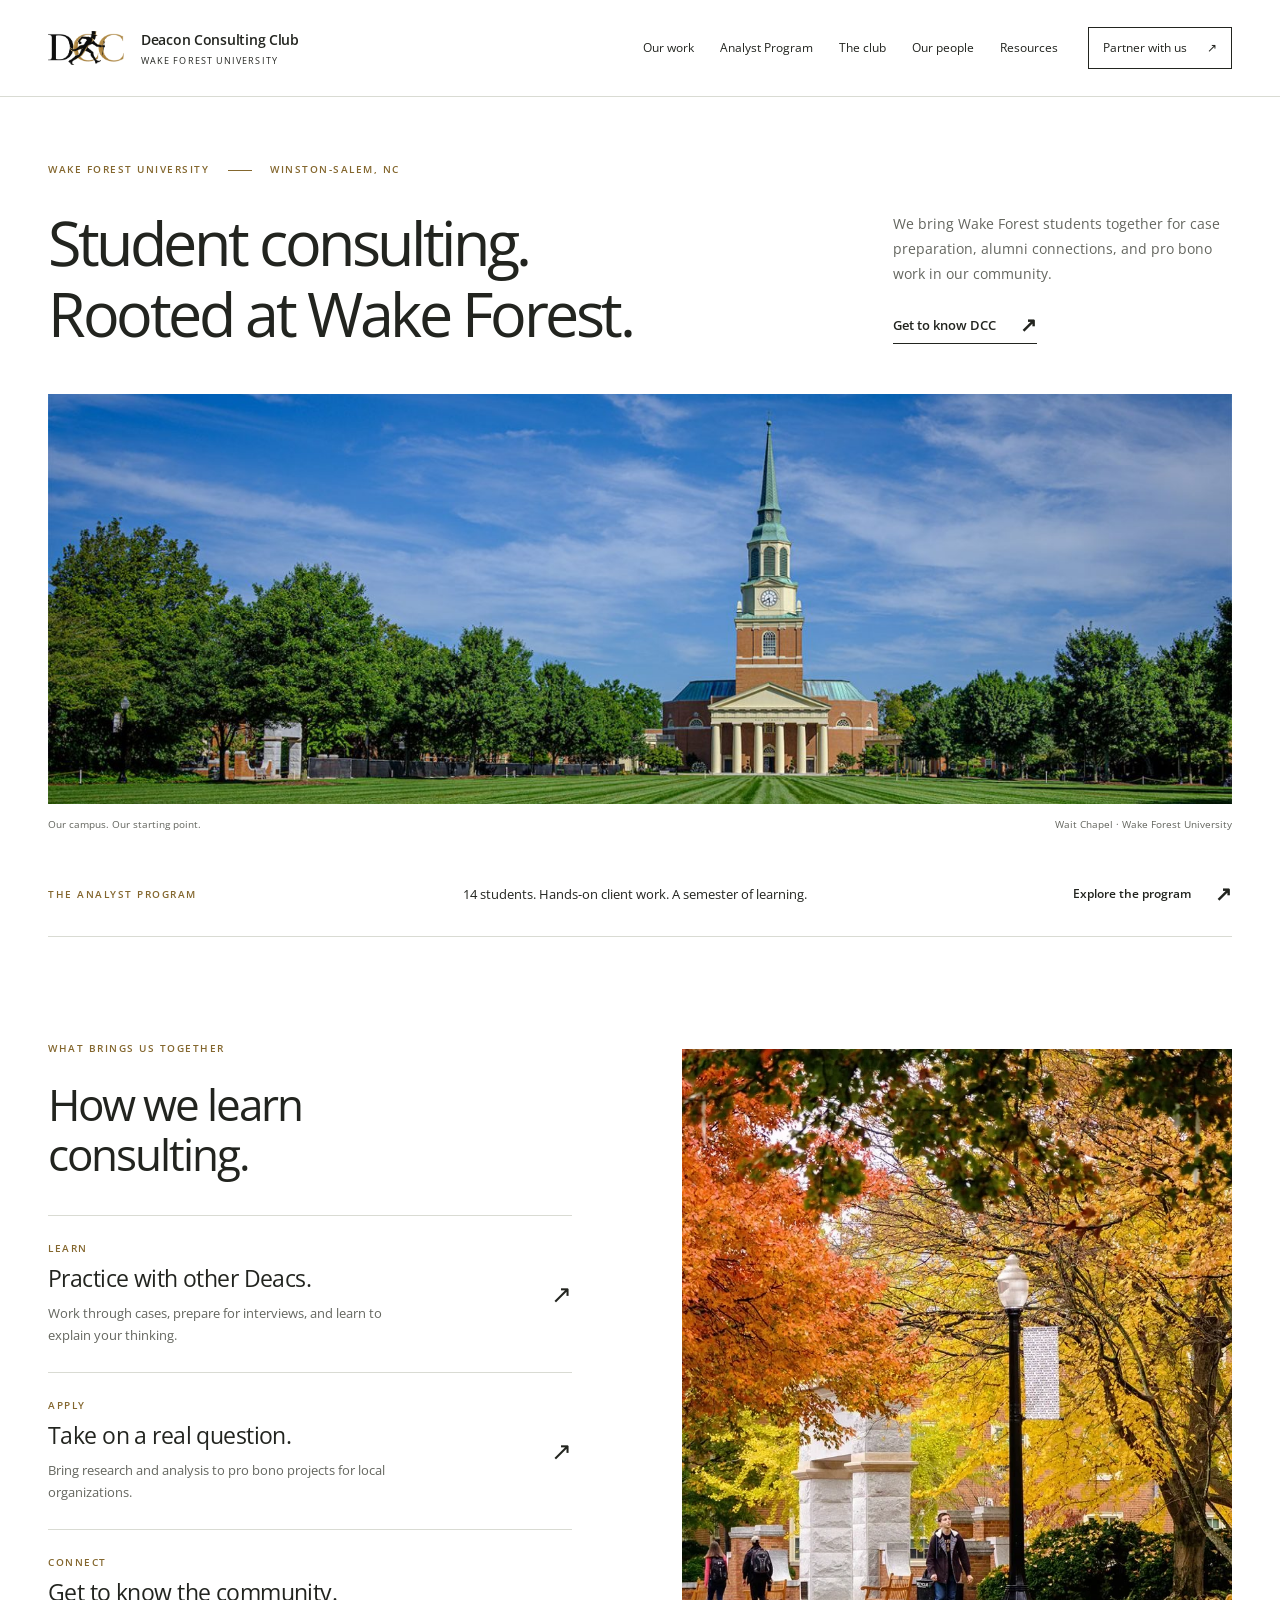
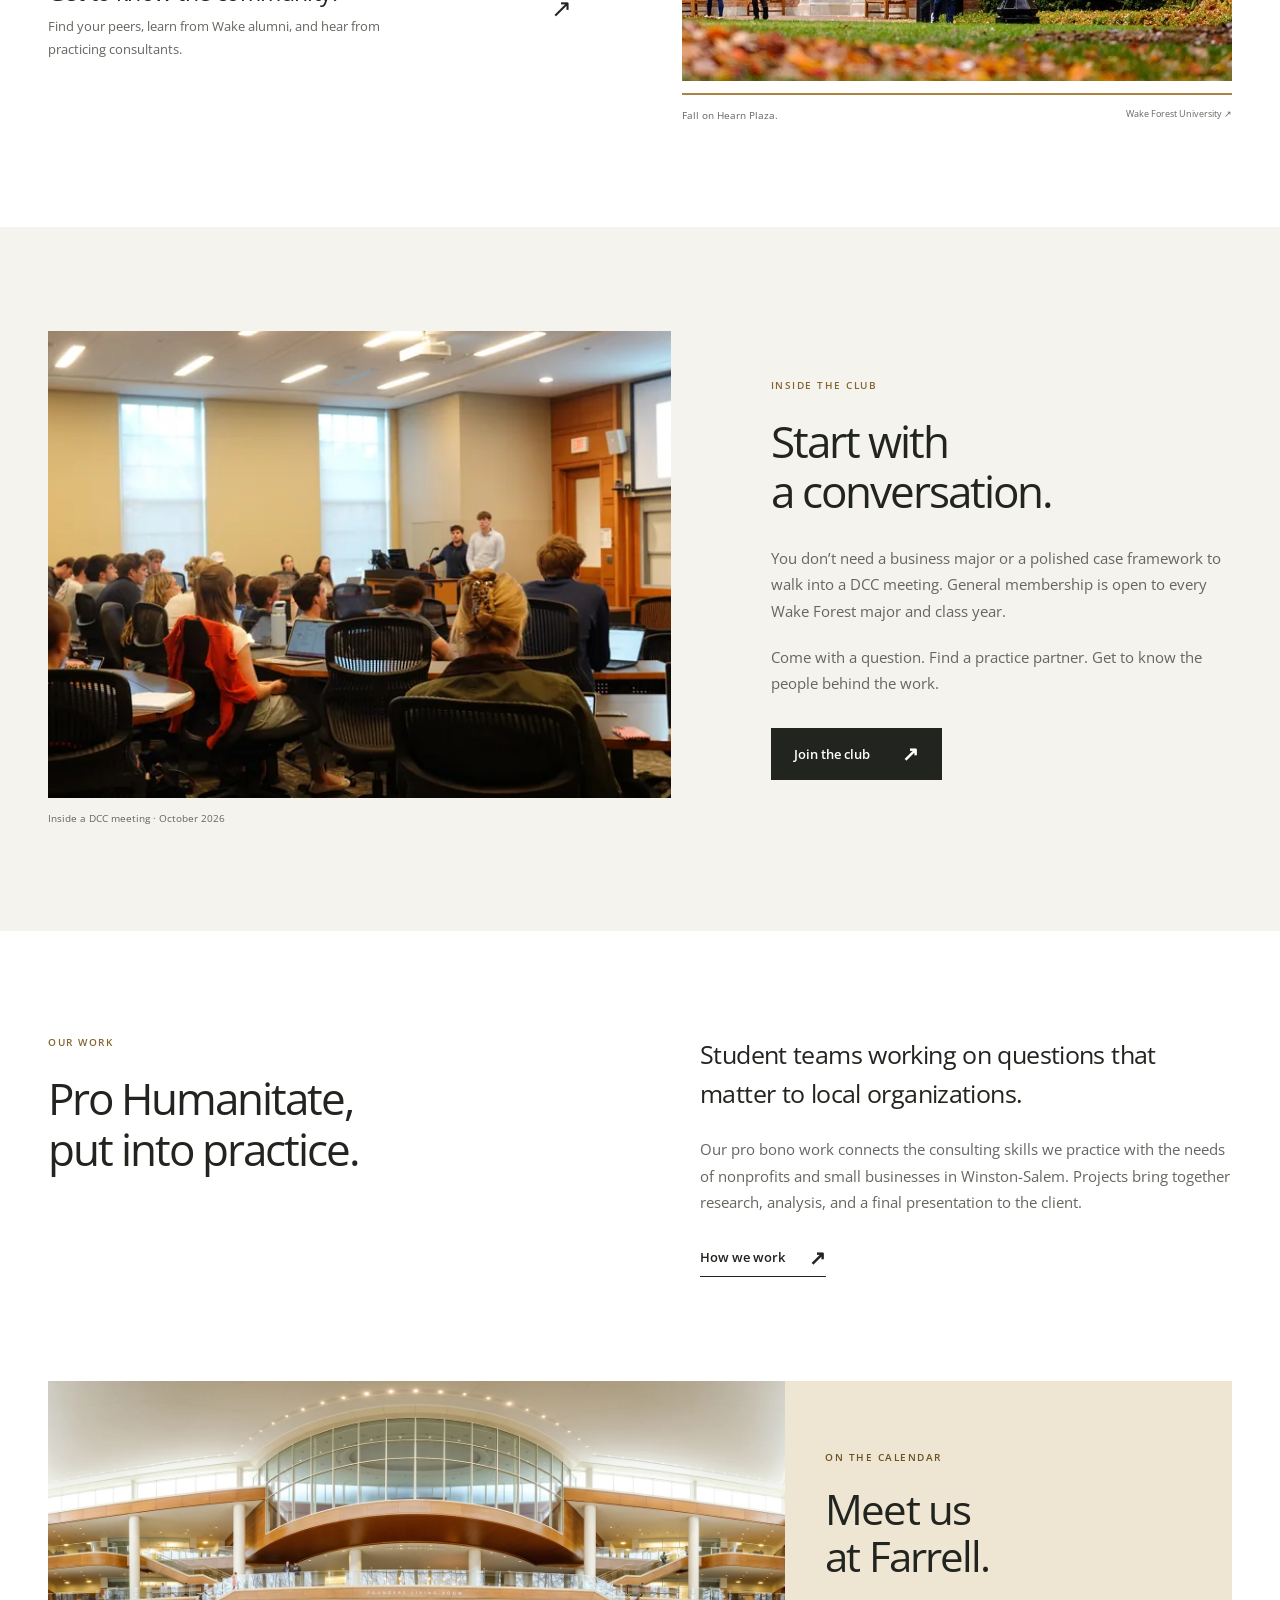
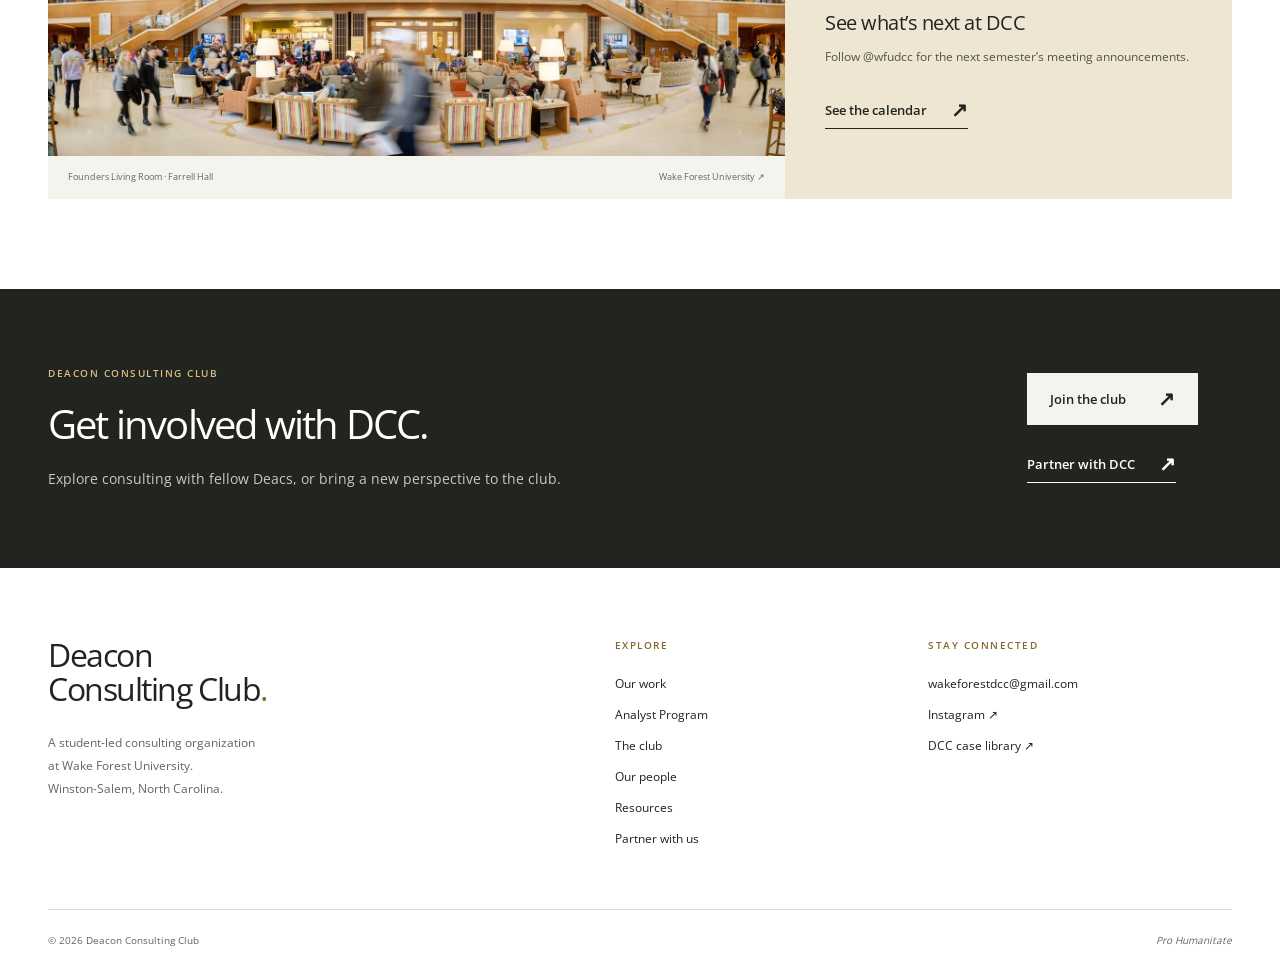
<file: index.html>
<!doctype html>
<html lang="en"><head><meta charset="utf-8"><meta name="viewport" content="width=device-width,initial-scale=1"><meta name="color-scheme" content="light"><meta name="robots" content="index,follow"><link rel="canonical" href="https://wfudcc.org/"><meta property="og:type" content="website"><meta property="og:site_name" content="Deacon Consulting Club"><meta property="og:title" content="Student consulting at Wake Forest | Deacon Consulting Club"><meta property="og:description" content="Deacon Consulting Club brings Wake Forest students together for case preparation, alumni connections, and pro bono consulting."><meta property="og:url" content="https://wfudcc.org/"><meta property="og:image" content="https://wfudcc.org/assets/campus.jpg"><meta property="og:image:width" content="1536"><meta property="og:image:height" content="624"><meta property="og:image:alt" content="Wait Chapel at Wake Forest University"><meta name="twitter:card" content="summary_large_image"><meta name="twitter:title" content="Student consulting at Wake Forest | Deacon Consulting Club"><meta name="twitter:description" content="Deacon Consulting Club brings Wake Forest students together for case preparation, alumni connections, and pro bono consulting."><meta name="twitter:image" content="https://wfudcc.org/assets/campus.jpg"><meta name="twitter:image:alt" content="Wait Chapel at Wake Forest University"><title>Student consulting at Wake Forest | Deacon Consulting Club</title><meta name="description" content="Deacon Consulting Club brings Wake Forest students together for case preparation, alumni connections, and pro bono consulting."><meta name="theme-color" content="#20211e"><link rel="icon" type="image/png" sizes="48x48" href="assets/favicon.png"><link rel="apple-touch-icon" sizes="180x180" href="assets/apple-touch-icon.png"><link rel="preload" href="assets/open-sans-regular.ttf" as="font" type="font/ttf" crossorigin><link rel="stylesheet" href="site.css?v=fbb2e180bf"><link rel="stylesheet" href="campus.css?v=e19624f753"><script src="events.js?v=59bed45520" defer></script><script src="site.js?v=c10584cc1f" defer></script></head>
<body data-page="index"><a class="skip-link" href="#main">Skip to content</a>
<header class="site-header"><div class="header-inner wrap"><a class="brand" href="index.html" aria-label="Deacon Consulting Club home"><img src="assets/dcc-monogram.png" alt="" width="76" height="35"><span>Deacon Consulting Club<small>Wake Forest University</small></span></a><button class="menu-toggle" aria-expanded="false" aria-controls="main-nav">Menu <span class="menu-icon" aria-hidden="true"></span></button><nav id="main-nav" aria-label="Main navigation"><a href="work.html">Our work</a><a href="analysts.html">Analyst Program</a><a href="club.html">The club</a><a href="people.html">Our people</a><a href="resources.html">Resources</a><a class="nav-partner" href="partner.html">Partner with us <span aria-hidden="true">↗</span></a></nav></div></header>
<main id="main">
<section class="home-intro wrap"><p class="eyebrow">Wake Forest University <span class="label-divider"></span> Winston-Salem, NC</p><div class="home-intro-grid"><h1>Student consulting.<br>Rooted at Wake Forest.</h1><div class="hero-copy"><p>We bring Wake Forest students together for case preparation, alumni connections, and pro bono work in our community.</p><a class="text-link" href="club.html">Get to know DCC <span aria-hidden="true">↗</span></a></div></div></section>
<div class="wrap hero-photo"><figure class="photo "><img src="assets/campus.jpg" alt="Wait Chapel overlooking the green lawn at Wake Forest University" width="1536" height="624" fetchpriority="high"><figcaption>Our campus. Our starting point. <span>Wait Chapel · Wake Forest University</span></figcaption></figure></div>
<div class="wrap program-note"><span class="eyebrow">The Analyst Program</span><p>14 students. Hands-on client work. A semester of learning.</p><a class="text-link" href="analysts.html">Explore the program <span aria-hidden="true">↗</span></a></div>
<section class="section wrap campus-learning" id="wake-campus"><div><p class="eyebrow">What brings us together</p><h2>How we learn<br>consulting.</h2><div class="learning-rows"><a href="resources.html"><div><span class="small-label">Learn</span><h3>Practice with other Deacs.</h3><p>Work through cases, prepare for interviews, and learn to explain your thinking.</p></div><span aria-hidden="true">↗</span></a><a href="work.html"><div><span class="small-label">Apply</span><h3>Take on a real question.</h3><p>Bring research and analysis to pro bono projects for local organizations.</p></div><span aria-hidden="true">↗</span></a><a href="club.html"><div><span class="small-label">Connect</span><h3>Get to know the community.</h3><p>Find your peers, learn from Wake alumni, and hear from practicing consultants.</p></div><span aria-hidden="true">↗</span></a></div></div><figure class="photo campus-photo autumn-portrait"><img src="assets/hearn-autumn.webp" alt="Autumn leaves frame students walking across Hearn Plaza at Wake Forest" width="1400" height="933" loading="lazy"><figcaption>Fall on Hearn Plaza. <span class="photo-credit"><a href="https://admissions.wfu.edu/visit/tour/" target="_blank" rel="noopener noreferrer">Wake Forest University ↗</a></span></figcaption></figure></section>
<section class="warm-section"><div class="wrap section split-feature"><figure class="photo activity-photo presentation-photo"><img src="assets/dcc-presentation-oct-2026.webp" srcset="assets/dcc-presentation-oct-2026-800.webp 800w, assets/dcc-presentation-oct-2026.webp 2000w" sizes="(max-width:700px) calc(100vw - 44px), (max-width:980px) 45vw, 700px" alt="Two DCC presenters leading a classroom of Wake Forest students" width="2000" height="1126" loading="lazy"><figcaption>Inside a DCC meeting · October 2026</figcaption></figure><div class="feature-copy"><p class="eyebrow">Inside the club</p><h2>Start with<br>a conversation.</h2><p>You don’t need a business major or a polished case framework to walk into a DCC meeting. General membership is open to every Wake Forest major and class year.</p><p>Come with a question. Find a practice partner. Get to know the people behind the work.</p><a class="button" href="club.html#join">Join the club <span aria-hidden="true">↗</span></a></div></div></section>
<section class="section wrap work-feature"><div><p class="eyebrow">Our work</p><h2>Pro Humanitate,<br>put into practice.</h2></div><div><p class="large-copy">Student teams working on questions that matter to local organizations.</p><p>Our pro bono work connects the consulting skills we practice with the needs of nonprofits and small businesses in Winston-Salem. Projects bring together research, analysis, and a final presentation to the client.</p><a class="text-link" href="work.html">How we work <span aria-hidden="true">↗</span></a></div></section>
<section class="wrap campus-event" id="farrell"><figure class="photo campus-photo farrell-event"><img src="assets/farrell-interior.webp" alt="The open atrium and study spaces of the Founders Living Room in Farrell Hall" width="2000" height="796" loading="lazy"><figcaption>Founders Living Room · Farrell Hall <span class="photo-credit"><a href="https://parents.wfu.edu/2017/02/panoramic-view-of-farrell-hall-living-room/" target="_blank" rel="noopener noreferrer">Wake Forest University ↗</a></span></figcaption></figure><div class="campus-event-copy"><p class="eyebrow">On the calendar</p><h2>Meet us<br> at Farrell.</h2><div data-next-event><h3>Fall 2026 at DCC</h3><p>Case practice, alumni conversations, and project presentations.</p></div><a class="text-link" href="club.html#calendar">See the calendar <span aria-hidden="true">↗</span></a></div></section>
<section class="closing"><div class="wrap closing-grid"><div><p class="eyebrow">Deacon Consulting Club</p><h2>Get involved with DCC.</h2><p>Explore consulting with fellow Deacs, or bring a new perspective to the club.</p></div><div class="closing-actions"><a class="button light" href="club.html#join">Join the club <span aria-hidden="true">↗</span></a><a class="text-link" href="partner.html">Partner with DCC <span aria-hidden="true">↗</span></a></div></div></section>
</main>
<footer class="site-footer"><div class="wrap footer-grid"><div class="footer-about"><a class="footer-name" href="index.html">Deacon<br>Consulting Club<span class="gold-dot">.</span></a><p>A student-led consulting organization<br>at Wake Forest University.<br>Winston-Salem, North Carolina.</p></div><div class="footer-links"><p class="eyebrow">Explore</p><a href="work.html">Our work</a><a href="analysts.html">Analyst Program</a><a href="club.html">The club</a><a href="people.html">Our people</a><a href="resources.html">Resources</a><a href="partner.html">Partner with us</a></div><div class="footer-contact"><p class="eyebrow">Stay connected</p><a href="mailto:wakeforestdcc@gmail.com">wakeforestdcc@gmail.com</a><a href="https://www.instagram.com/wfudcc/" target="_blank" rel="noopener noreferrer">Instagram ↗</a><a href="https://drive.google.com/drive/folders/1q9VJMApmxaVNnsFuPd0IaL99cgaR_UpA?usp=drive_link" target="_blank" rel="noopener noreferrer">DCC case library ↗</a></div></div><div class="wrap footer-bottom"><span>© <span data-year>2026</span> Deacon Consulting Club</span><span>Pro Humanitate</span></div></footer></body></html>
</file>
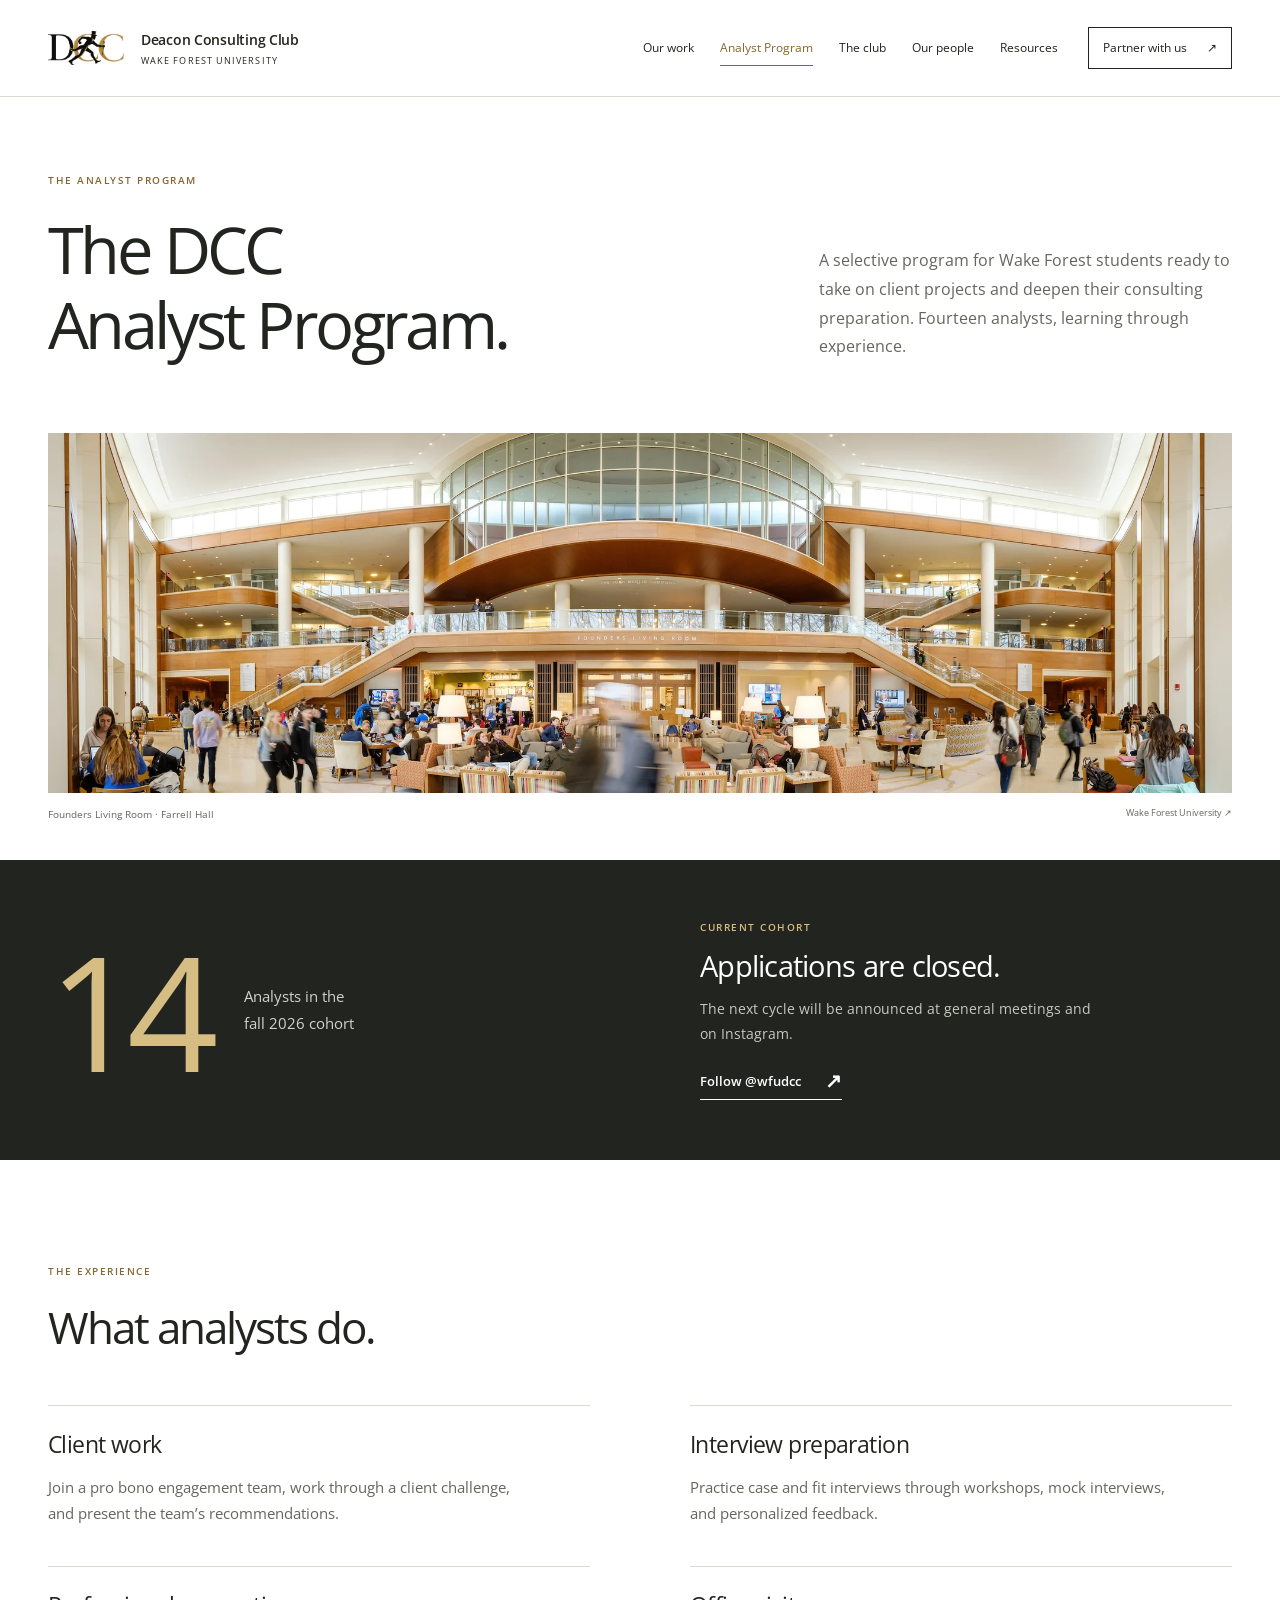
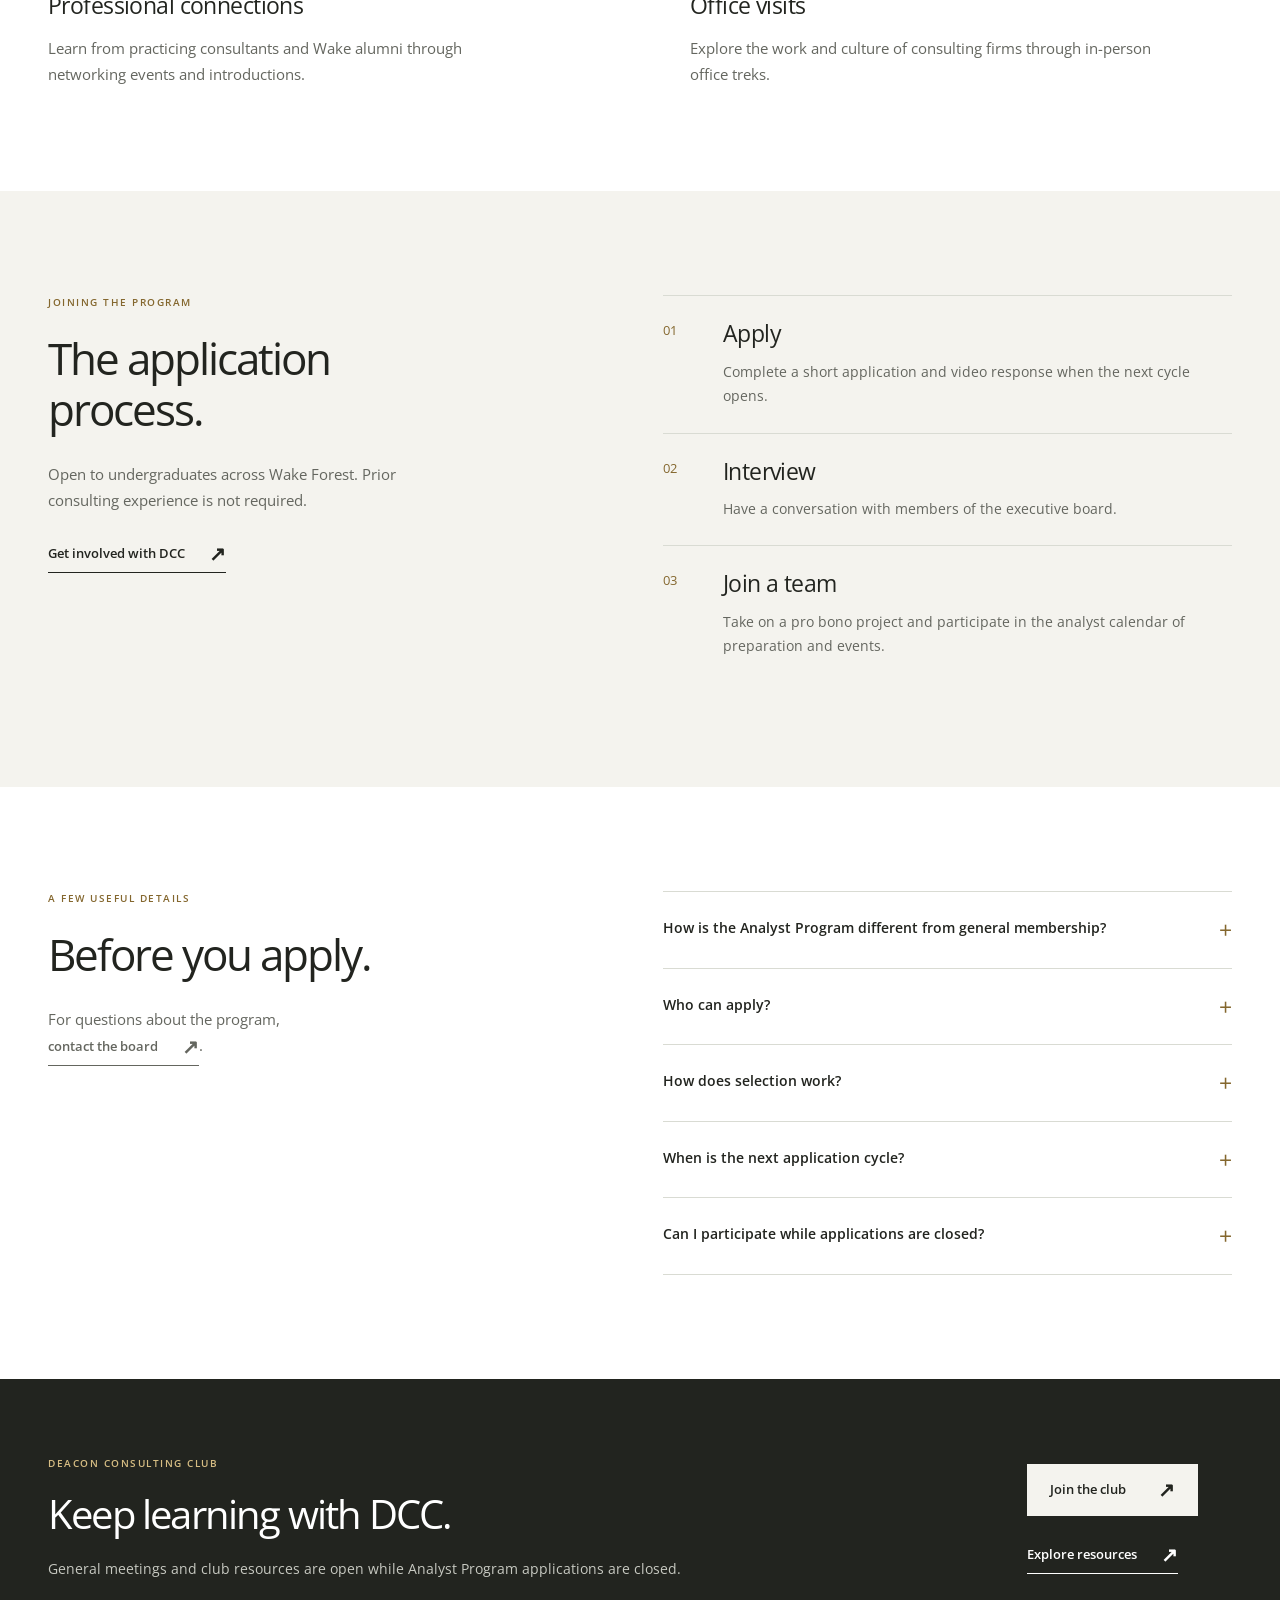
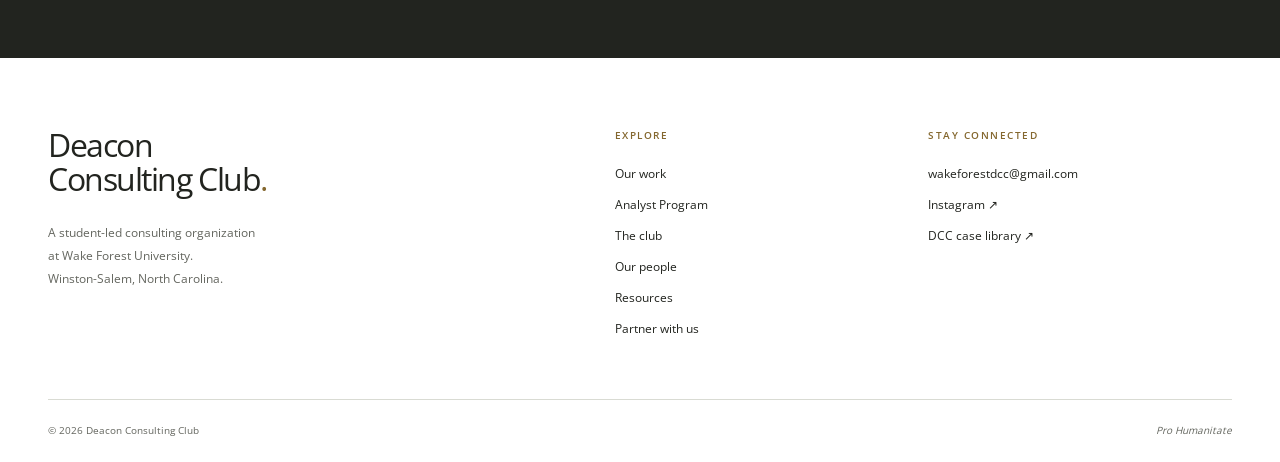
<file: analysts.html>
<!doctype html>
<html lang="en"><head><meta charset="utf-8"><meta name="viewport" content="width=device-width,initial-scale=1"><meta name="color-scheme" content="light"><meta name="robots" content="index,follow"><link rel="canonical" href="https://wfudcc.org/analysts.html"><meta property="og:type" content="website"><meta property="og:site_name" content="Deacon Consulting Club"><meta property="og:title" content="Analyst Program | Deacon Consulting Club"><meta property="og:description" content="A 14-person program combining pro bono client work, interview preparation, and consultant connections."><meta property="og:url" content="https://wfudcc.org/analysts.html"><meta property="og:image" content="https://wfudcc.org/assets/campus.jpg"><meta property="og:image:width" content="1536"><meta property="og:image:height" content="624"><meta property="og:image:alt" content="Wait Chapel at Wake Forest University"><meta name="twitter:card" content="summary_large_image"><meta name="twitter:title" content="Analyst Program | Deacon Consulting Club"><meta name="twitter:description" content="A 14-person program combining pro bono client work, interview preparation, and consultant connections."><meta name="twitter:image" content="https://wfudcc.org/assets/campus.jpg"><meta name="twitter:image:alt" content="Wait Chapel at Wake Forest University"><title>Analyst Program | Deacon Consulting Club</title><meta name="description" content="A 14-person program combining pro bono client work, interview preparation, and consultant connections."><meta name="theme-color" content="#20211e"><link rel="icon" type="image/png" sizes="48x48" href="assets/favicon.png"><link rel="apple-touch-icon" sizes="180x180" href="assets/apple-touch-icon.png"><link rel="preload" href="assets/open-sans-regular.ttf" as="font" type="font/ttf" crossorigin><link rel="stylesheet" href="site.css?v=fbb2e180bf"><link rel="stylesheet" href="campus.css?v=e19624f753"><script src="events.js?v=59bed45520" defer></script><script src="site.js?v=c10584cc1f" defer></script></head>
<body data-page="analysts"><a class="skip-link" href="#main">Skip to content</a>
<header class="site-header"><div class="header-inner wrap"><a class="brand" href="index.html" aria-label="Deacon Consulting Club home"><img src="assets/dcc-monogram.png" alt="" width="76" height="35"><span>Deacon Consulting Club<small>Wake Forest University</small></span></a><button class="menu-toggle" aria-expanded="false" aria-controls="main-nav">Menu <span class="menu-icon" aria-hidden="true"></span></button><nav id="main-nav" aria-label="Main navigation"><a href="work.html">Our work</a><a href="analysts.html" aria-current="page">Analyst Program</a><a href="club.html">The club</a><a href="people.html">Our people</a><a href="resources.html">Resources</a><a class="nav-partner" href="partner.html">Partner with us <span aria-hidden="true">↗</span></a></nav></div></header>
<main id="main">
<section class="page-intro wrap"><p class="eyebrow">The Analyst Program</p><div class="intro-grid"><h1>The DCC<br>Analyst Program.</h1><div class="intro-copy"><p>A selective program for Wake Forest students ready to take on client projects and deepen their consulting preparation. Fourteen analysts, learning through experience.</p></div></div></section>
<div class="wrap program-campus"><figure class="photo campus-photo "><img src="assets/farrell-interior.webp" alt="Students studying in the Founders Living Room at Farrell Hall" width="2000" height="796" fetchpriority="high"><figcaption>Founders Living Room · Farrell Hall <span class="photo-credit"><a href="https://parents.wfu.edu/2017/02/panoramic-view-of-farrell-hall-living-room/" target="_blank" rel="noopener noreferrer">Wake Forest University ↗</a></span></figcaption></figure></div>
<section class="analyst-banner"><div class="wrap analyst-banner-inner"><div><span class="cohort-number">14</span><span class="cohort-label">Analysts in the<br>fall 2026 cohort</span></div><div class="cohort-message"><p class="eyebrow">Current cohort</p><h2>Applications are closed.</h2><p>The next cycle will be announced at general meetings and on Instagram.</p><a class="text-link" href="https://www.instagram.com/wfudcc/" target="_blank" rel="noopener noreferrer">Follow @wfudcc <span aria-hidden="true">↗</span></a></div></div></section>
<section class="section wrap"><div class="section-heading"><p class="eyebrow">The experience</p><h2>What analysts do.</h2></div><div class="program-grid"><article><h3>Client work</h3><p>Join a pro bono engagement team, work through a client challenge, and present the team’s recommendations.</p></article><article><h3>Interview preparation</h3><p>Practice case and fit interviews through workshops, mock interviews, and personalized feedback.</p></article><article><h3>Professional connections</h3><p>Learn from practicing consultants and Wake alumni through networking events and introductions.</p></article><article><h3>Office visits</h3><p>Explore the work and culture of consulting firms through in-person office treks.</p></article></div></section>
<section class="warm-section"><div class="wrap section application-layout"><div><p class="eyebrow">Joining the program</p><h2>The application<br>process.</h2><p>Open to undergraduates across Wake Forest. Prior consulting experience is not required.</p><a class="text-link" href="club.html">Get involved with DCC <span aria-hidden="true">↗</span></a></div><ol class="application-steps"><li><h3>Apply</h3><p>Complete a short application and video response when the next cycle opens.</p></li><li><h3>Interview</h3><p>Have a conversation with members of the executive board.</p></li><li><h3>Join a team</h3><p>Take on a pro bono project and participate in the analyst calendar of preparation and events.</p></li></ol></div></section>
<section class="section wrap faq-layout"><div><p class="eyebrow">A few useful details</p><h2>Before you apply.</h2><p>For questions about the program,<br><a class="text-link" href="mailto:wakeforestdcc@gmail.com?subject=DCC%20Analyst%20Program">contact the board <span aria-hidden="true">↗</span></a>.</p></div><div class="accordions"><details><summary>How is the Analyst Program different from general membership?<span aria-hidden="true">+</span></summary><div class="details-body"><p>General membership is open to all Wake Forest students. The Analyst Program is a selective opportunity within the club, with client-team responsibilities and additional preparation, events, and consultant connections. Analysts remain full members of DCC.</p></div></details><details><summary>Who can apply?<span aria-hidden="true">+</span></summary><div class="details-body"><p>The program is open to Wake Forest undergraduates across majors and class years. No prior consulting experience is required.</p></div></details><details><summary>How does selection work?<span aria-hidden="true">+</span></summary><div class="details-body"><p>The current process includes a short application and video response, followed by a conversation with members of the executive board. Selected analysts join a pro bono client team.</p></div></details><details><summary>When is the next application cycle?<span aria-hidden="true">+</span></summary><div class="details-body"><p>Applications for the fall 2026 cohort are closed. The next cycle will be announced at general meetings and on the DCC Instagram account.</p></div></details><details><summary>Can I participate while applications are closed?<span aria-hidden="true">+</span></summary><div class="details-body"><p>Yes. Come to general meetings, attend club workshops, and use the case-prep resources. General club participation is separate from selection into the Analyst Program.</p></div></details></div></section>
<section class="closing"><div class="wrap closing-grid"><div><p class="eyebrow">Deacon Consulting Club</p><h2>Keep learning with DCC.</h2><p>General meetings and club resources are open while Analyst Program applications are closed.</p></div><div class="closing-actions"><a class="button light" href="club.html#join">Join the club <span aria-hidden="true">↗</span></a><a class="text-link" href="resources.html">Explore resources <span aria-hidden="true">↗</span></a></div></div></section>
</main>
<footer class="site-footer"><div class="wrap footer-grid"><div class="footer-about"><a class="footer-name" href="index.html">Deacon<br>Consulting Club<span class="gold-dot">.</span></a><p>A student-led consulting organization<br>at Wake Forest University.<br>Winston-Salem, North Carolina.</p></div><div class="footer-links"><p class="eyebrow">Explore</p><a href="work.html">Our work</a><a href="analysts.html">Analyst Program</a><a href="club.html">The club</a><a href="people.html">Our people</a><a href="resources.html">Resources</a><a href="partner.html">Partner with us</a></div><div class="footer-contact"><p class="eyebrow">Stay connected</p><a href="mailto:wakeforestdcc@gmail.com">wakeforestdcc@gmail.com</a><a href="https://www.instagram.com/wfudcc/" target="_blank" rel="noopener noreferrer">Instagram ↗</a><a href="https://drive.google.com/drive/folders/1q9VJMApmxaVNnsFuPd0IaL99cgaR_UpA?usp=drive_link" target="_blank" rel="noopener noreferrer">DCC case library ↗</a></div></div><div class="wrap footer-bottom"><span>© <span data-year>2026</span> Deacon Consulting Club</span><span>Pro Humanitate</span></div></footer></body></html>
</file>
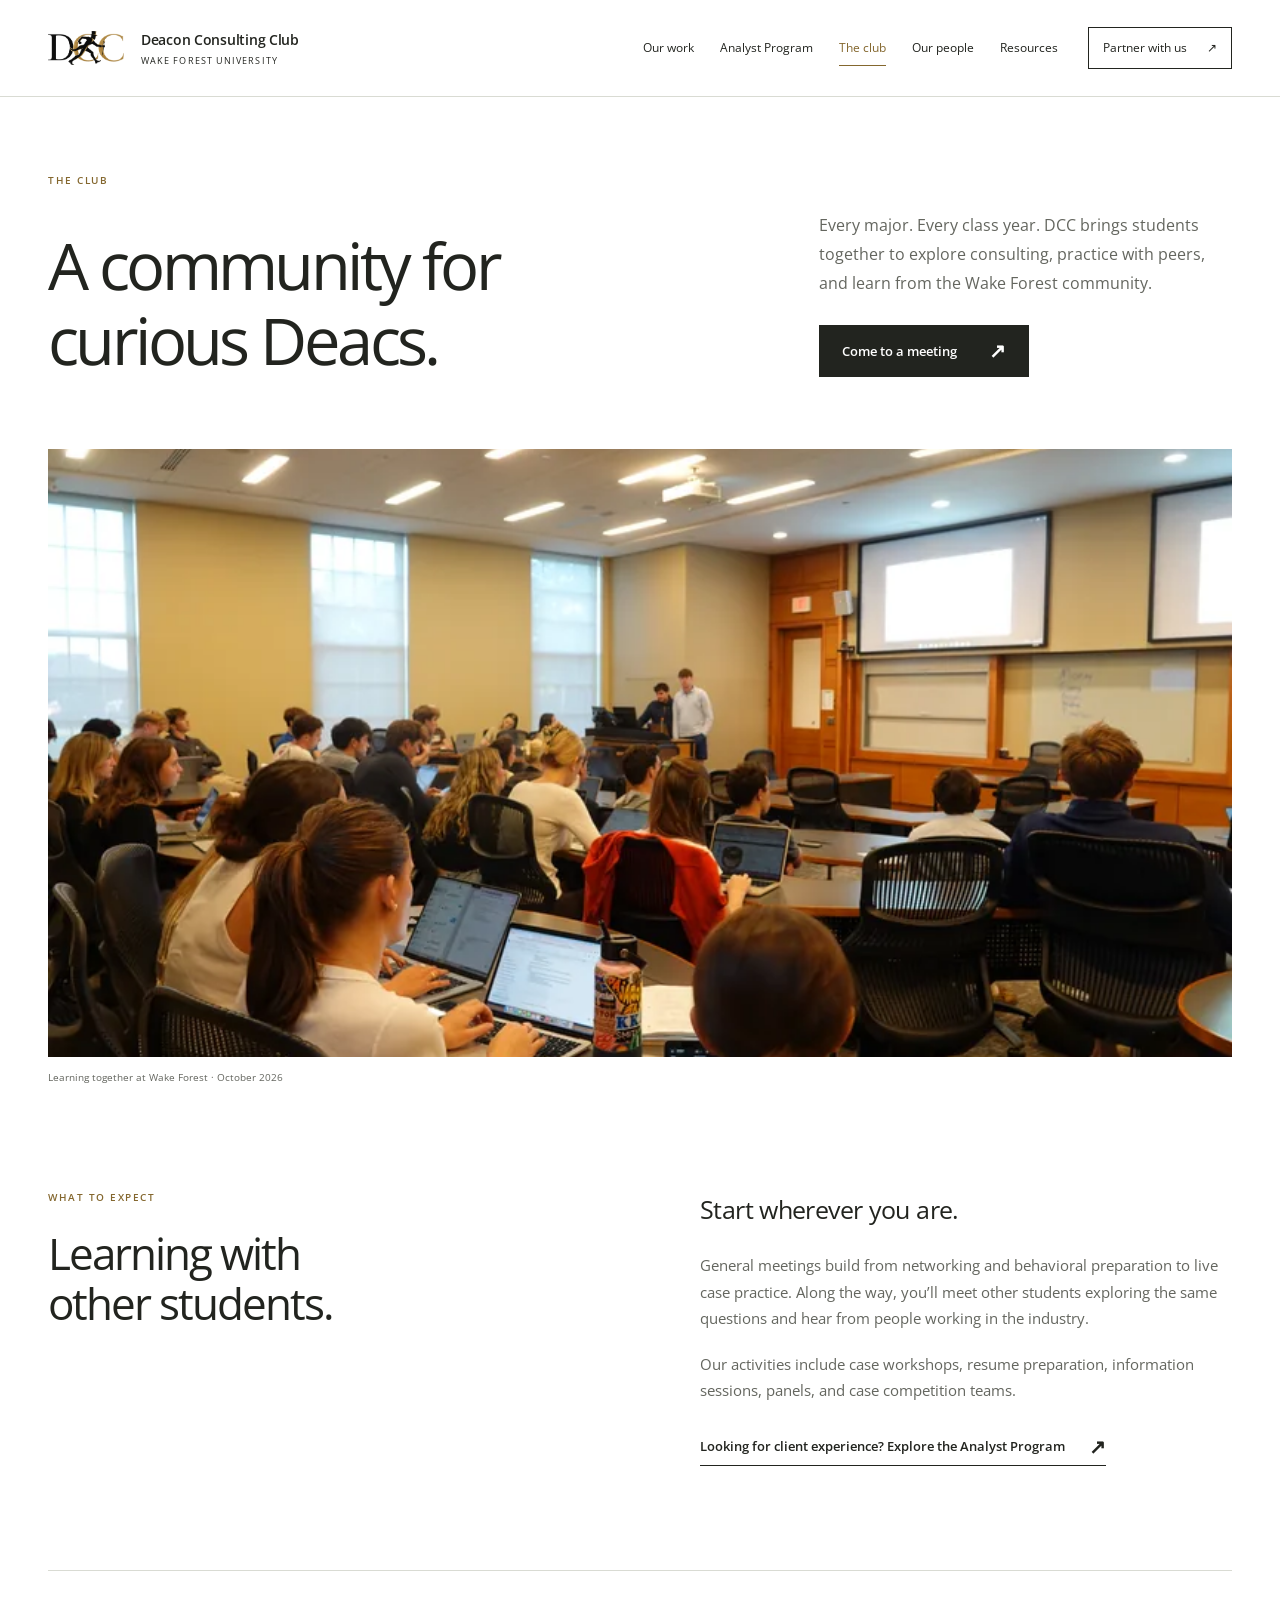
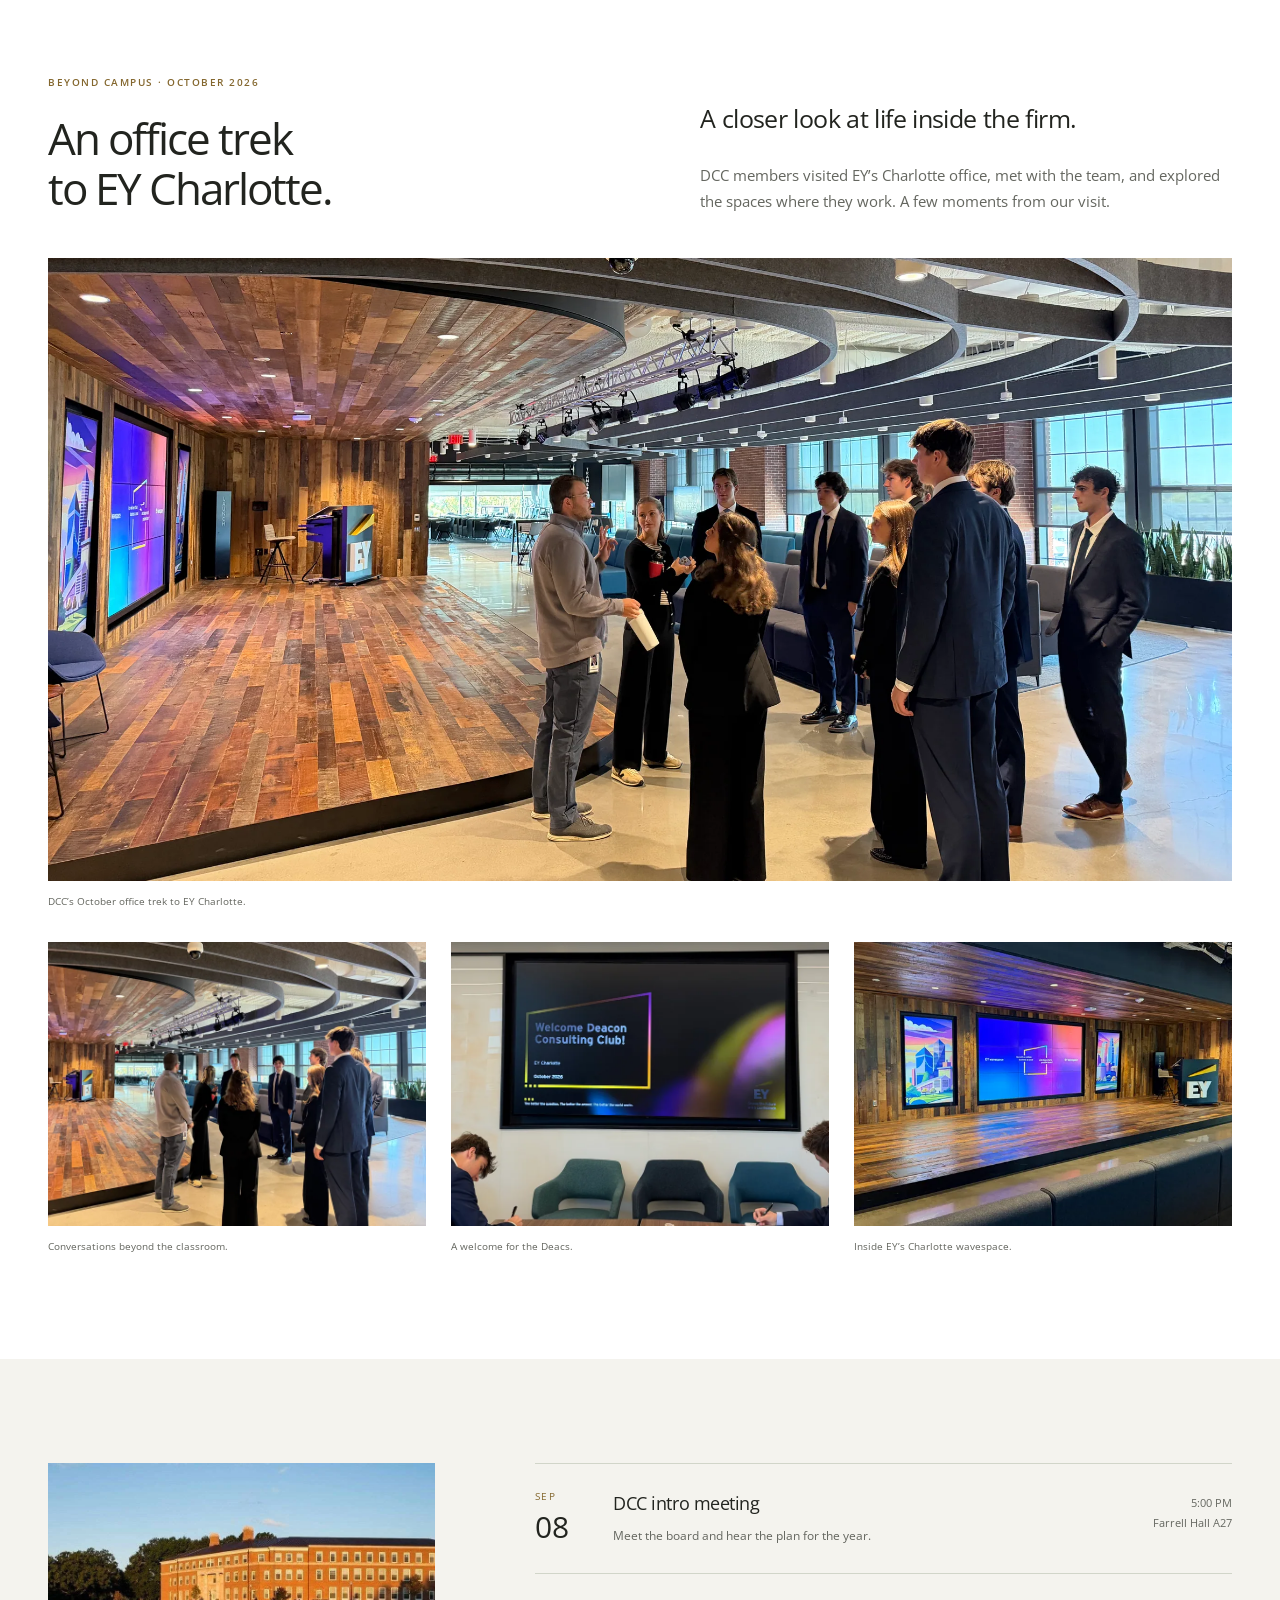
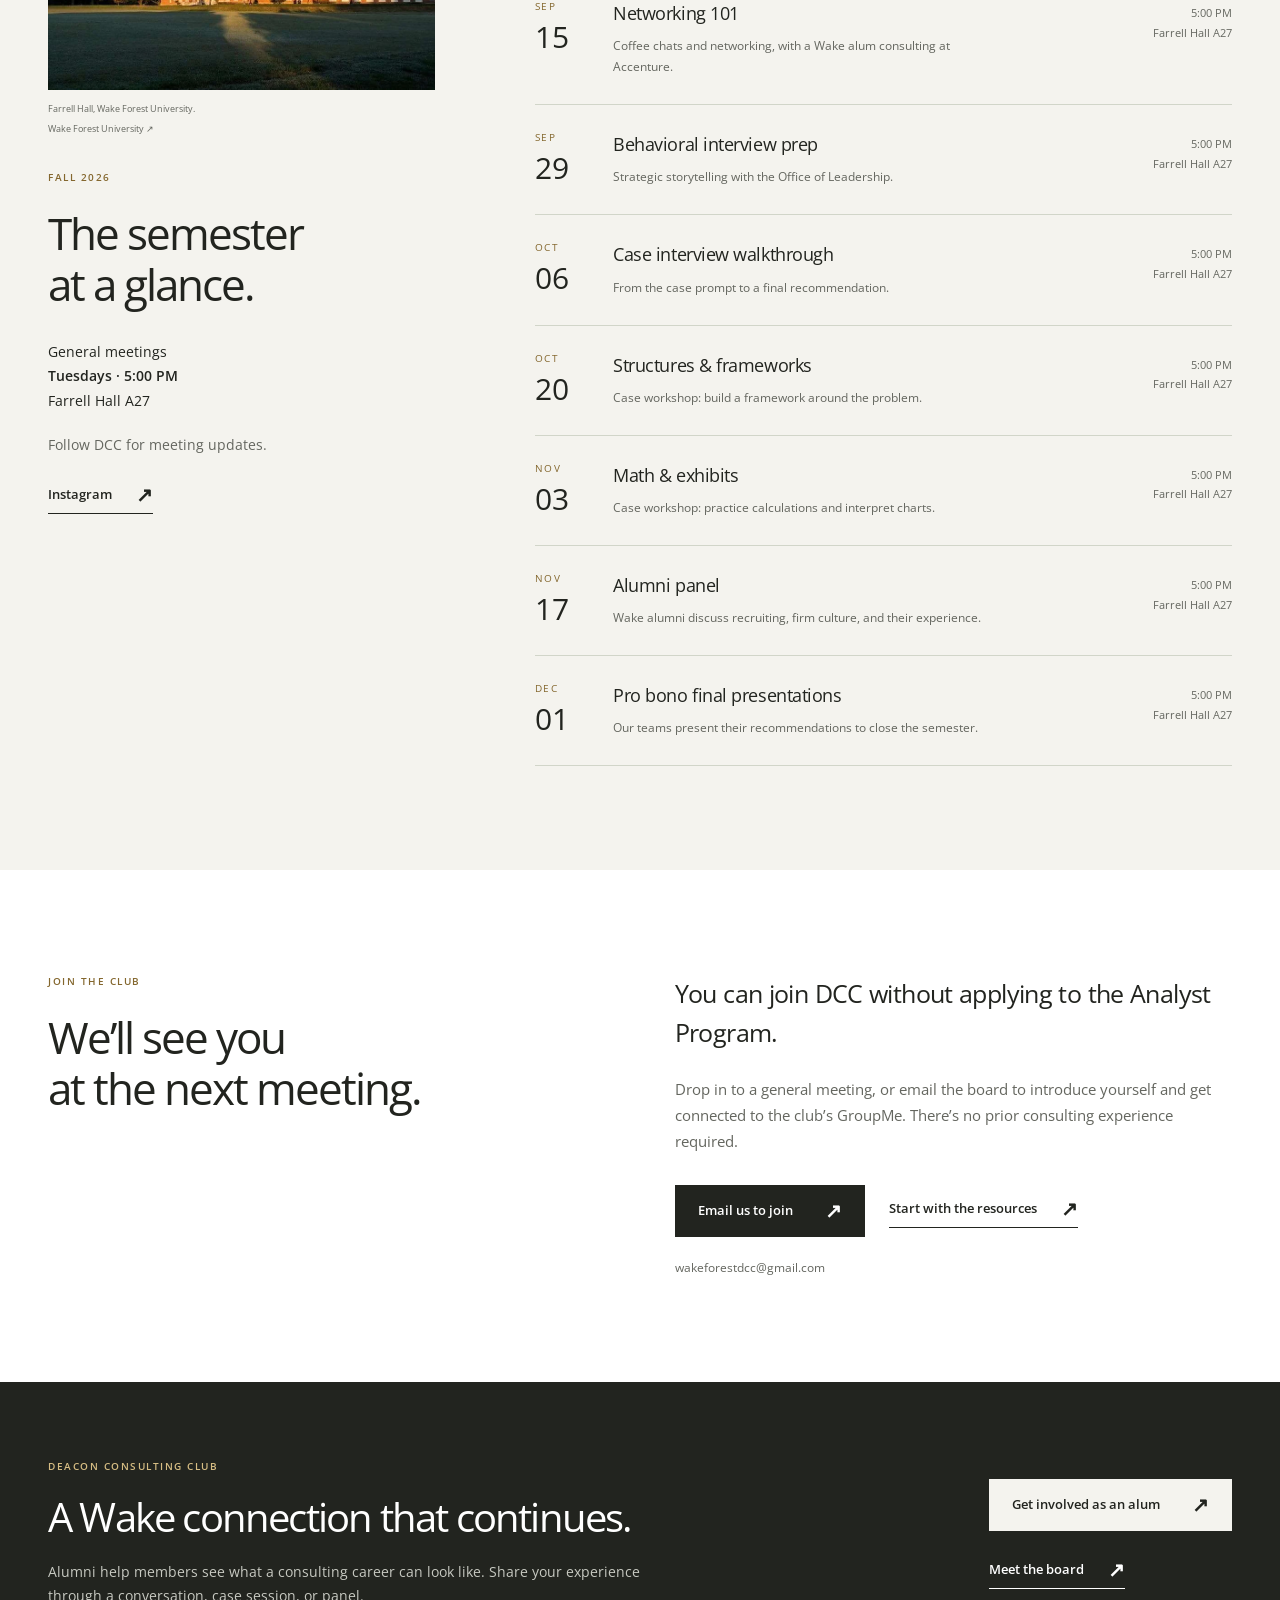
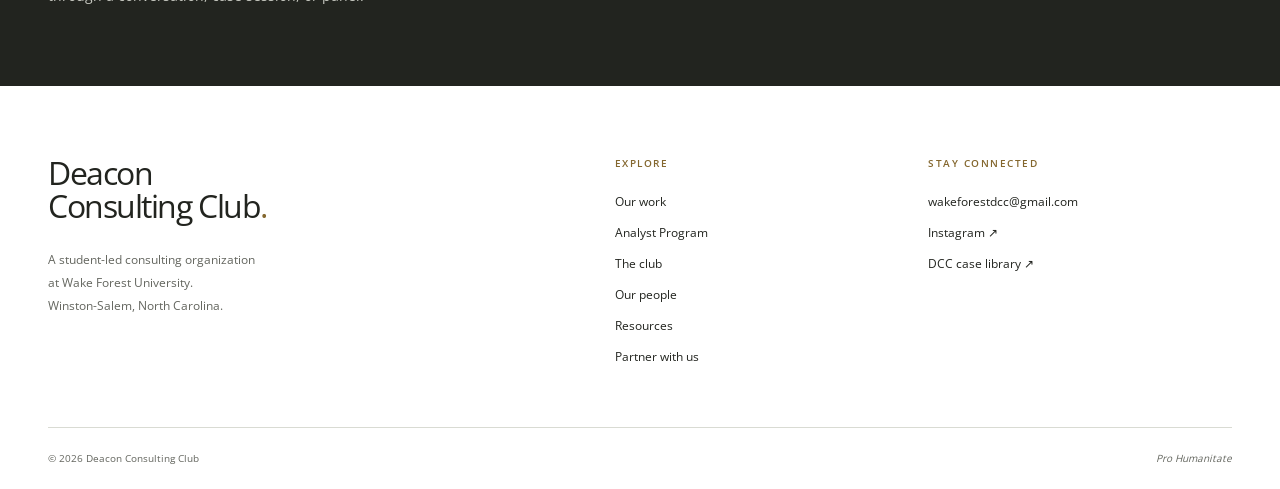
<file: club.html>
<!doctype html>
<html lang="en"><head><meta charset="utf-8"><meta name="viewport" content="width=device-width,initial-scale=1"><meta name="color-scheme" content="light"><meta name="robots" content="index,follow"><link rel="canonical" href="https://wfudcc.org/club.html"><meta property="og:type" content="website"><meta property="og:site_name" content="Deacon Consulting Club"><meta property="og:title" content="The club | Deacon Consulting Club"><meta property="og:description" content="An open community for Wake Forest students exploring consulting. Meetings, case workshops, and alumni connections."><meta property="og:url" content="https://wfudcc.org/club.html"><meta property="og:image" content="https://wfudcc.org/assets/campus.jpg"><meta property="og:image:width" content="1536"><meta property="og:image:height" content="624"><meta property="og:image:alt" content="Wait Chapel at Wake Forest University"><meta name="twitter:card" content="summary_large_image"><meta name="twitter:title" content="The club | Deacon Consulting Club"><meta name="twitter:description" content="An open community for Wake Forest students exploring consulting. Meetings, case workshops, and alumni connections."><meta name="twitter:image" content="https://wfudcc.org/assets/campus.jpg"><meta name="twitter:image:alt" content="Wait Chapel at Wake Forest University"><title>The club | Deacon Consulting Club</title><meta name="description" content="An open community for Wake Forest students exploring consulting. Meetings, case workshops, and alumni connections."><meta name="theme-color" content="#20211e"><link rel="icon" type="image/png" sizes="48x48" href="assets/favicon.png"><link rel="apple-touch-icon" sizes="180x180" href="assets/apple-touch-icon.png"><link rel="preload" href="assets/open-sans-regular.ttf" as="font" type="font/ttf" crossorigin><link rel="stylesheet" href="site.css?v=fbb2e180bf"><link rel="stylesheet" href="campus.css?v=e19624f753"><script src="events.js?v=59bed45520" defer></script><script src="site.js?v=c10584cc1f" defer></script></head>
<body data-page="club"><a class="skip-link" href="#main">Skip to content</a>
<header class="site-header"><div class="header-inner wrap"><a class="brand" href="index.html" aria-label="Deacon Consulting Club home"><img src="assets/dcc-monogram.png" alt="" width="76" height="35"><span>Deacon Consulting Club<small>Wake Forest University</small></span></a><button class="menu-toggle" aria-expanded="false" aria-controls="main-nav">Menu <span class="menu-icon" aria-hidden="true"></span></button><nav id="main-nav" aria-label="Main navigation"><a href="work.html">Our work</a><a href="analysts.html">Analyst Program</a><a href="club.html" aria-current="page">The club</a><a href="people.html">Our people</a><a href="resources.html">Resources</a><a class="nav-partner" href="partner.html">Partner with us <span aria-hidden="true">↗</span></a></nav></div></header>
<main id="main">
<section class="page-intro wrap"><p class="eyebrow">The club</p><div class="intro-grid"><h1>A community for<br>curious Deacs.</h1><div class="intro-copy"><p>Every major. Every class year. DCC brings students together to explore consulting, practice with peers, and learn from the Wake Forest community.</p><a class="button" href="#join">Come to a meeting <span aria-hidden="true">↗</span></a></div></div></section>
<div class="wrap club-panorama"><figure class="photo activity-photo panorama-photo"><img src="assets/dcc-workshop-oct-2026.webp" srcset="assets/dcc-workshop-oct-2026-800.webp 800w, assets/dcc-workshop-oct-2026.webp 2200w" sizes="(max-width:700px) calc(100vw - 44px), (max-width:980px) calc(100vw - 96px), 1320px" alt="DCC members following a presentation in a Wake Forest classroom" width="2200" height="1238" fetchpriority="high"><figcaption>Learning together at Wake Forest · October 2026</figcaption></figure></div>
<section class="section wrap work-feature"><div><p class="eyebrow">What to expect</p><h2>Learning with<br>other students.</h2></div><div><p class="large-copy">Start wherever you are.</p><p>General meetings build from networking and behavioral preparation to live case practice. Along the way, you’ll meet other students exploring the same questions and hear from people working in the industry.</p><p>Our activities include case workshops, resume preparation, information sessions, panels, and case competition teams.</p><a class="text-link" href="analysts.html">Looking for client experience? Explore the Analyst Program <span aria-hidden="true">↗</span></a></div></section>
<section id="ey-charlotte"><div class="wrap section office-trek"><div class="trek-heading"><div><p class="eyebrow">Beyond campus · October 2026</p><h2>An office trek<br>to EY Charlotte.</h2></div><div><p class="large-copy">A closer look at life inside the firm.</p><p>DCC members visited EY’s Charlotte office, met with the team, and explored the spaces where they work. A few moments from our visit.</p></div></div>
<figure class="photo trek-lead"><img src="assets/ey-charlotte-conversation.webp" srcset="assets/ey-charlotte-conversation-800.webp 800w, assets/ey-charlotte-conversation.webp 2200w" sizes="(max-width:700px) calc(100vw - 44px), (max-width:980px) calc(100vw - 96px), 1320px" alt="DCC members in conversation with their hosts inside EY’s Charlotte office" width="2200" height="1254" loading="lazy"><figcaption>DCC’s October office trek to EY Charlotte.</figcaption></figure>
<div class="trek-details"><figure class="photo trek-detail"><img src="assets/ey-charlotte-visit.webp" srcset="assets/ey-charlotte-visit-800.webp 800w, assets/ey-charlotte-visit.webp 1400w" sizes="(max-width:700px) calc(100vw - 44px), 33vw" alt="DCC members listening during a tour of EY’s Charlotte office" width="1400" height="1050" loading="lazy"><figcaption>Conversations beyond the classroom.</figcaption></figure><figure class="photo trek-detail"><img src="assets/ey-charlotte-welcome.webp" srcset="assets/ey-charlotte-welcome-800.webp 800w, assets/ey-charlotte-welcome.webp 1400w" sizes="(max-width:700px) calc(100vw - 44px), 33vw" alt="A screen welcoming Deacon Consulting Club to EY Charlotte in October 2026" width="1400" height="1045" loading="lazy"><figcaption>A welcome for the Deacs.</figcaption></figure><figure class="photo trek-detail"><img src="assets/ey-charlotte-wavespace.webp" srcset="assets/ey-charlotte-wavespace-800.webp 800w, assets/ey-charlotte-wavespace.webp 1400w" sizes="(max-width:700px) calc(100vw - 44px), 33vw" alt="The stage and presentation screens in EY’s Charlotte wavespace" width="1400" height="788" loading="lazy"><figcaption>Inside EY’s Charlotte wavespace.</figcaption></figure></div>
</div></section>
<section class="warm-section" id="calendar"><div class="wrap section calendar-layout"><div class="calendar-intro"><figure class="photo campus-photo calendar-campus"><img src="assets/farrell-exterior.webp" alt="Farrell Hall in warm evening light with Wait Chapel visible beyond the trees" width="1500" height="500" loading="lazy"><figcaption>Farrell Hall, Wake Forest University. <span class="photo-credit"><a href="https://business.wfu.edu/campus-winston-salem/farrell-hall/" target="_blank" rel="noopener noreferrer">Wake Forest University ↗</a></span></figcaption></figure><p class="eyebrow">Fall 2026</p><h2>The semester<br> at a glance.</h2><p>General meetings<br><strong>Tuesdays · 5:00 PM</strong><br>Farrell Hall A27</p><p class="muted">Follow DCC for meeting updates.</p><a class="text-link" href="https://www.instagram.com/wfudcc/" target="_blank" rel="noopener noreferrer">Instagram <span aria-hidden="true">↗</span></a><button class="text-link calendar-download" type="button">Add remaining events to calendar <span aria-hidden="true">↗</span></button></div><div class="event-list"><article class="event-row" data-event-date="2026-09-08"><time datetime="2026-09-08"><span>Sep</span><strong>08</strong></time><div><h3>DCC intro meeting</h3><p>Meet the board and hear the plan for the year.</p></div><span class="event-time">5:00 PM <span>Farrell Hall A27</span></span></article><article class="event-row" data-event-date="2026-09-15"><time datetime="2026-09-15"><span>Sep</span><strong>15</strong></time><div><h3>Networking 101</h3><p>Coffee chats and networking, with a Wake alum consulting at Accenture.</p></div><span class="event-time">5:00 PM <span>Farrell Hall A27</span></span></article><article class="event-row" data-event-date="2026-09-29"><time datetime="2026-09-29"><span>Sep</span><strong>29</strong></time><div><h3>Behavioral interview prep</h3><p>Strategic storytelling with the Office of Leadership.</p></div><span class="event-time">5:00 PM <span>Farrell Hall A27</span></span></article><article class="event-row" data-event-date="2026-10-06"><time datetime="2026-10-06"><span>Oct</span><strong>06</strong></time><div><h3>Case interview walkthrough</h3><p>From the case prompt to a final recommendation.</p></div><span class="event-time">5:00 PM <span>Farrell Hall A27</span></span></article><article class="event-row" data-event-date="2026-10-20"><time datetime="2026-10-20"><span>Oct</span><strong>20</strong></time><div><h3>Structures &amp; frameworks</h3><p>Case workshop: build a framework around the problem.</p></div><span class="event-time">5:00 PM <span>Farrell Hall A27</span></span></article><article class="event-row" data-event-date="2026-11-03"><time datetime="2026-11-03"><span>Nov</span><strong>03</strong></time><div><h3>Math &amp; exhibits</h3><p>Case workshop: practice calculations and interpret charts.</p></div><span class="event-time">5:00 PM <span>Farrell Hall A27</span></span></article><article class="event-row" data-event-date="2026-11-17"><time datetime="2026-11-17"><span>Nov</span><strong>17</strong></time><div><h3>Alumni panel</h3><p>Wake alumni discuss recruiting, firm culture, and their experience.</p></div><span class="event-time">5:00 PM <span>Farrell Hall A27</span></span></article><article class="event-row" data-event-date="2026-12-01"><time datetime="2026-12-01"><span>Dec</span><strong>01</strong></time><div><h3>Pro bono final presentations</h3><p>Our teams present their recommendations to close the semester.</p></div><span class="event-time">5:00 PM <span>Farrell Hall A27</span></span></article></div></div></section>
<section class="section wrap join-layout" id="join"><div><p class="eyebrow">Join the club</p><h2>We’ll see you<br>at the next meeting.</h2></div><div><p class="large-copy">You can join DCC without applying to the Analyst Program.</p><p>Drop in to a general meeting, or email the board to introduce yourself and get connected to the club’s GroupMe. There’s no prior consulting experience required.</p><div class="button-row"><a class="button" href="https://mail.google.com/mail/?view=cm&amp;fs=1&amp;to=wakeforestdcc@gmail.com&amp;su=Joining%20the%20Deacon%20Consulting%20Club" target="_blank" rel="noopener noreferrer">Email us to join <span aria-hidden="true">↗</span></a><a class="text-link" href="resources.html">Start with the resources <span aria-hidden="true">↗</span></a></div><p class="contact-note">wakeforestdcc@gmail.com</p></div></section>
<section class="closing"><div class="wrap closing-grid"><div><p class="eyebrow">Deacon Consulting Club</p><h2>A Wake connection that continues.</h2><p>Alumni help members see what a consulting career can look like. Share your experience through a conversation, case session, or panel.</p></div><div class="closing-actions"><a class="button light" href="partner.html#alumni">Get involved as an alum <span aria-hidden="true">↗</span></a><a class="text-link" href="people.html">Meet the board <span aria-hidden="true">↗</span></a></div></div></section>
</main>
<footer class="site-footer"><div class="wrap footer-grid"><div class="footer-about"><a class="footer-name" href="index.html">Deacon<br>Consulting Club<span class="gold-dot">.</span></a><p>A student-led consulting organization<br>at Wake Forest University.<br>Winston-Salem, North Carolina.</p></div><div class="footer-links"><p class="eyebrow">Explore</p><a href="work.html">Our work</a><a href="analysts.html">Analyst Program</a><a href="club.html">The club</a><a href="people.html">Our people</a><a href="resources.html">Resources</a><a href="partner.html">Partner with us</a></div><div class="footer-contact"><p class="eyebrow">Stay connected</p><a href="mailto:wakeforestdcc@gmail.com">wakeforestdcc@gmail.com</a><a href="https://www.instagram.com/wfudcc/" target="_blank" rel="noopener noreferrer">Instagram ↗</a><a href="https://drive.google.com/drive/folders/1q9VJMApmxaVNnsFuPd0IaL99cgaR_UpA?usp=drive_link" target="_blank" rel="noopener noreferrer">DCC case library ↗</a></div></div><div class="wrap footer-bottom"><span>© <span data-year>2026</span> Deacon Consulting Club</span><span>Pro Humanitate</span></div></footer></body></html>
</file>
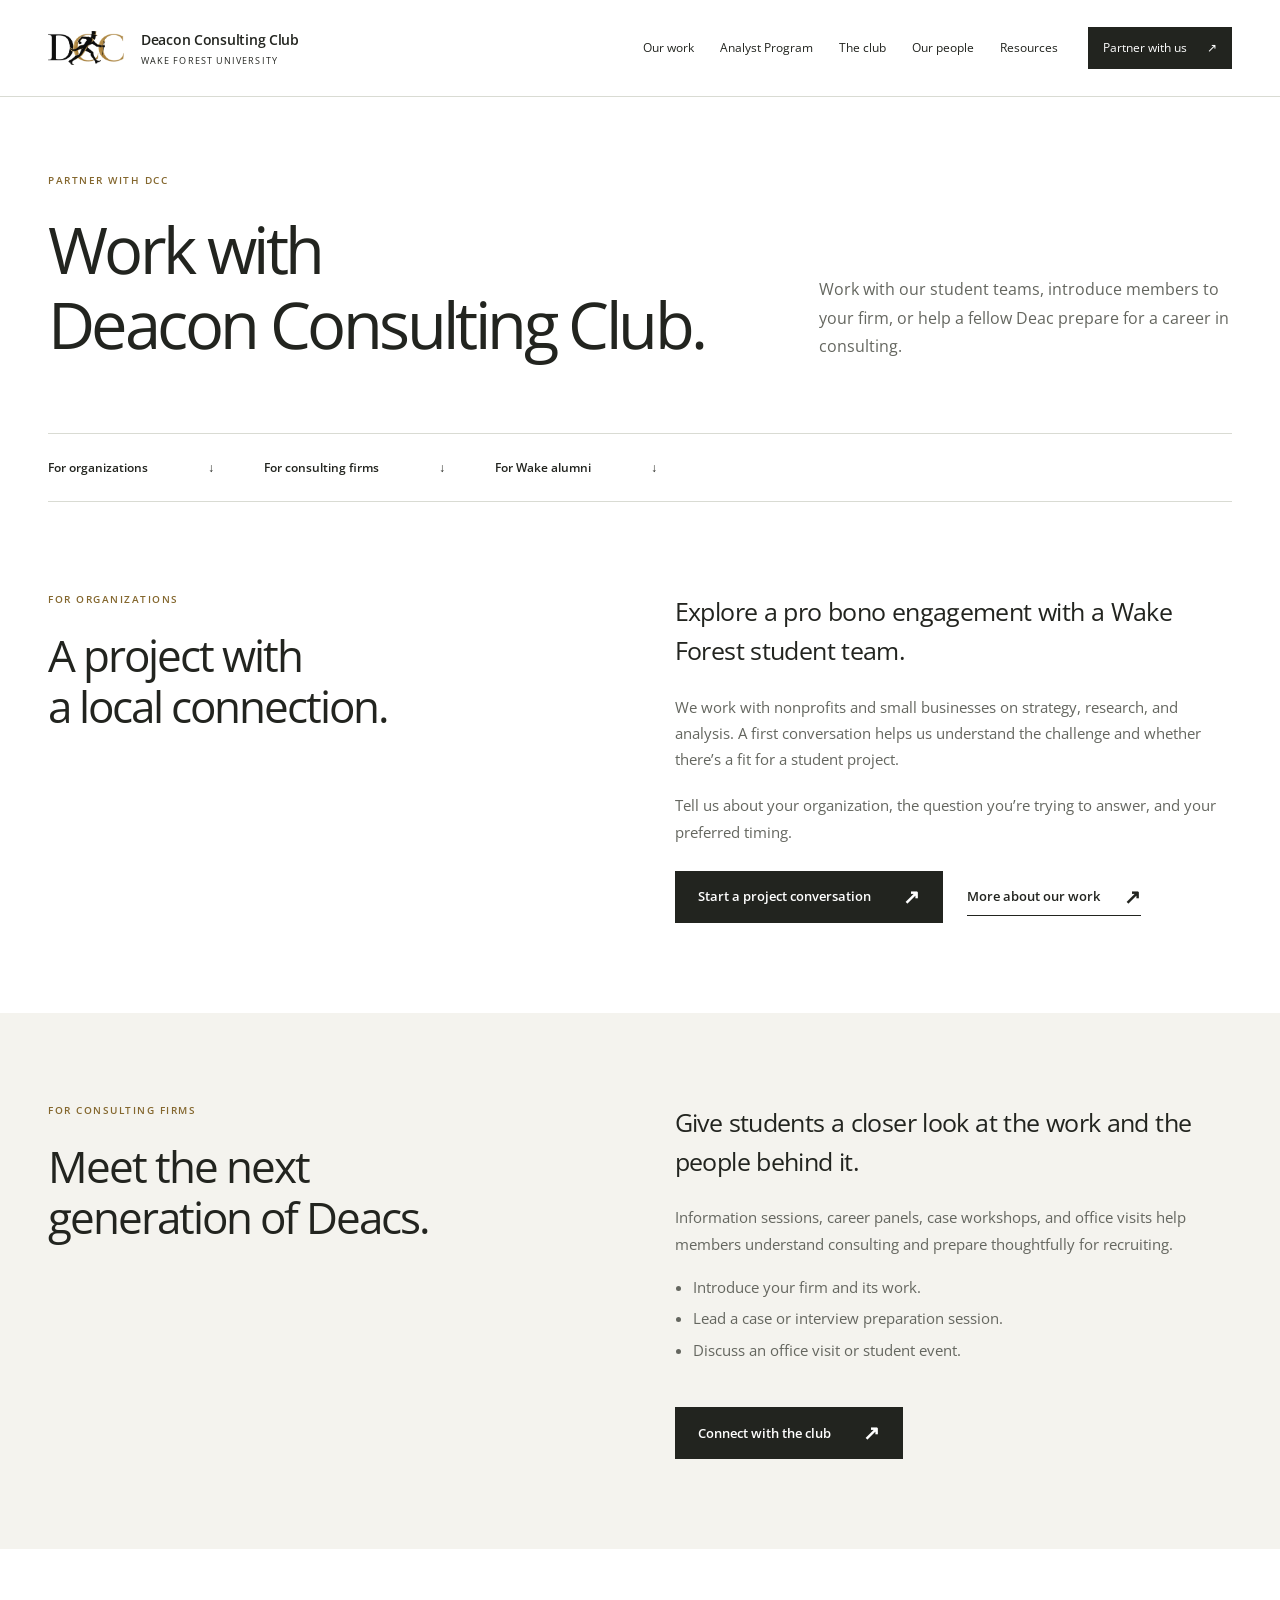
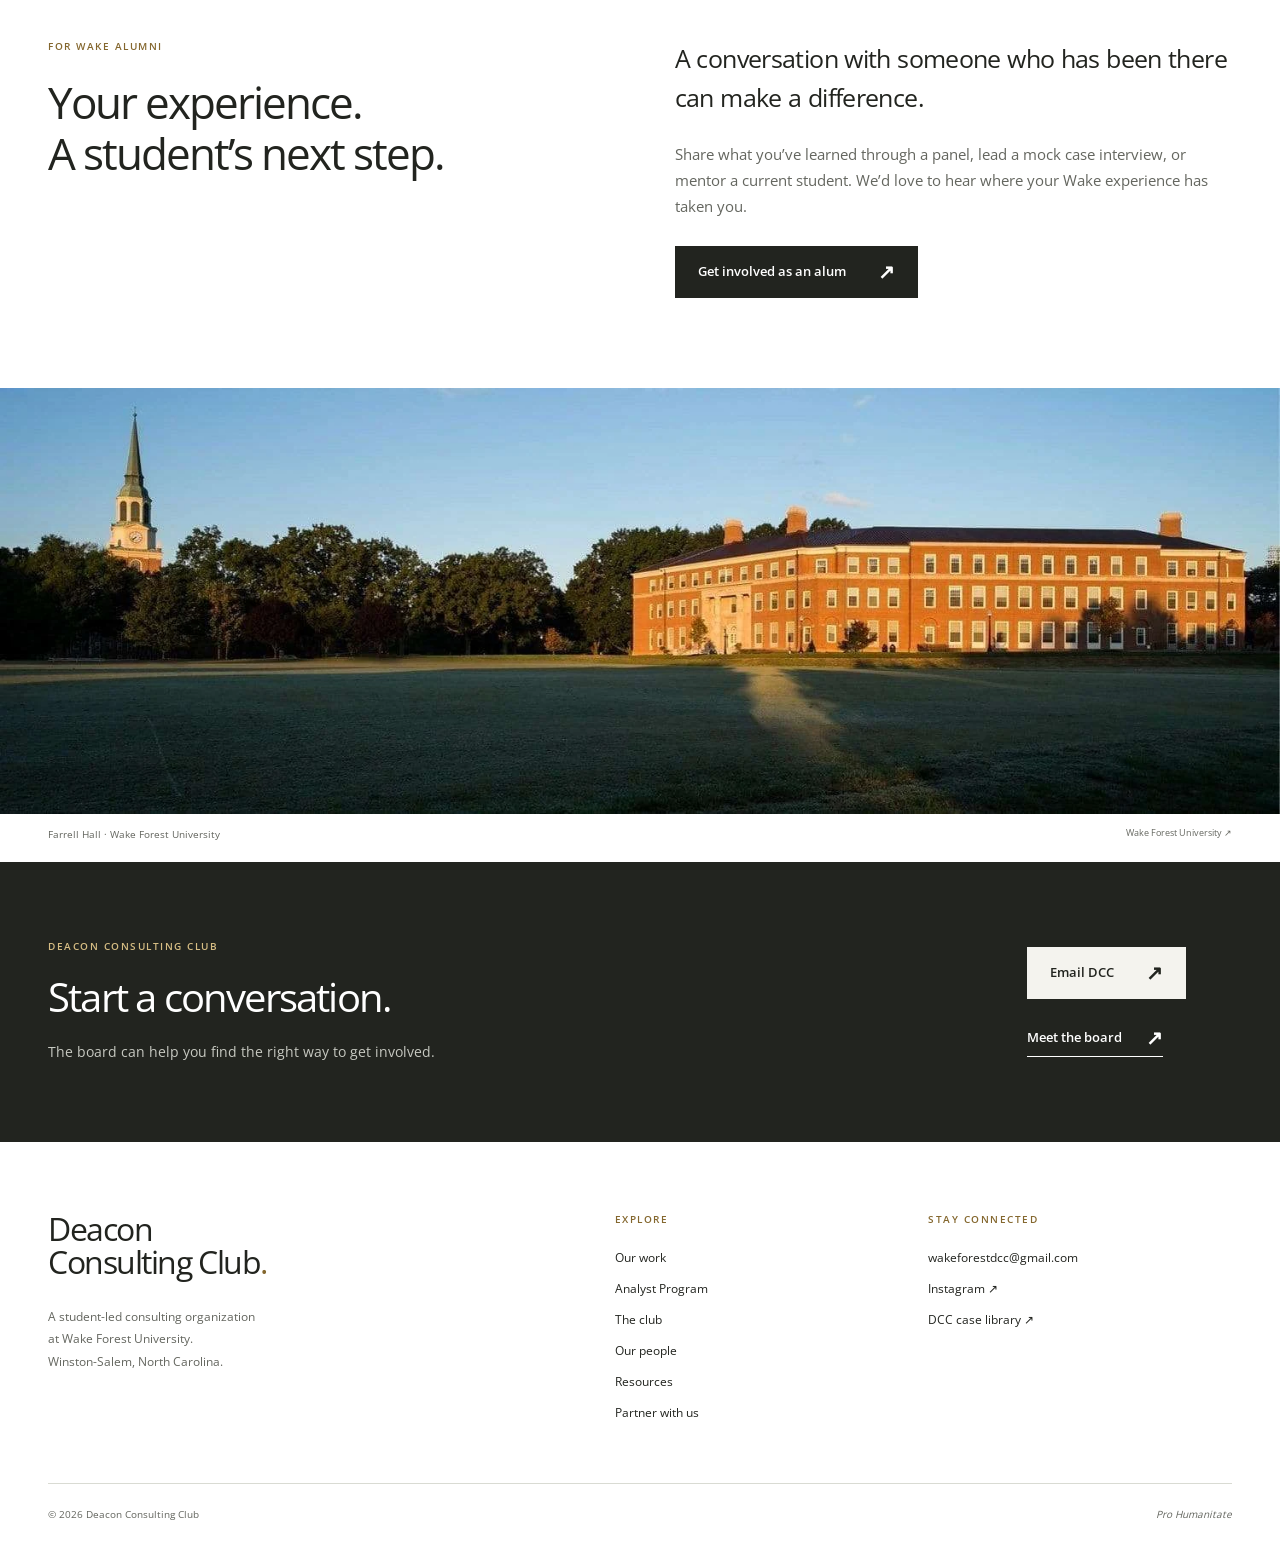
<file: partner.html>
<!doctype html>
<html lang="en"><head><meta charset="utf-8"><meta name="viewport" content="width=device-width,initial-scale=1"><meta name="color-scheme" content="light"><meta name="robots" content="index,follow"><link rel="canonical" href="https://wfudcc.org/partner.html"><meta property="og:type" content="website"><meta property="og:site_name" content="Deacon Consulting Club"><meta property="og:title" content="Partner with DCC | Deacon Consulting Club"><meta property="og:description" content="Work with Deacon Consulting Club as a prospective client, consulting firm, or Wake Forest alumnus."><meta property="og:url" content="https://wfudcc.org/partner.html"><meta property="og:image" content="https://wfudcc.org/assets/campus.jpg"><meta property="og:image:width" content="1536"><meta property="og:image:height" content="624"><meta property="og:image:alt" content="Wait Chapel at Wake Forest University"><meta name="twitter:card" content="summary_large_image"><meta name="twitter:title" content="Partner with DCC | Deacon Consulting Club"><meta name="twitter:description" content="Work with Deacon Consulting Club as a prospective client, consulting firm, or Wake Forest alumnus."><meta name="twitter:image" content="https://wfudcc.org/assets/campus.jpg"><meta name="twitter:image:alt" content="Wait Chapel at Wake Forest University"><title>Partner with DCC | Deacon Consulting Club</title><meta name="description" content="Work with Deacon Consulting Club as a prospective client, consulting firm, or Wake Forest alumnus."><meta name="theme-color" content="#20211e"><link rel="icon" type="image/png" sizes="48x48" href="assets/favicon.png"><link rel="apple-touch-icon" sizes="180x180" href="assets/apple-touch-icon.png"><link rel="preload" href="assets/open-sans-regular.ttf" as="font" type="font/ttf" crossorigin><link rel="stylesheet" href="site.css?v=fbb2e180bf"><link rel="stylesheet" href="campus.css?v=e19624f753"><script src="events.js?v=59bed45520" defer></script><script src="site.js?v=c10584cc1f" defer></script></head>
<body data-page="partner"><a class="skip-link" href="#main">Skip to content</a>
<header class="site-header"><div class="header-inner wrap"><a class="brand" href="index.html" aria-label="Deacon Consulting Club home"><img src="assets/dcc-monogram.png" alt="" width="76" height="35"><span>Deacon Consulting Club<small>Wake Forest University</small></span></a><button class="menu-toggle" aria-expanded="false" aria-controls="main-nav">Menu <span class="menu-icon" aria-hidden="true"></span></button><nav id="main-nav" aria-label="Main navigation"><a href="work.html">Our work</a><a href="analysts.html">Analyst Program</a><a href="club.html">The club</a><a href="people.html">Our people</a><a href="resources.html">Resources</a><a class="nav-partner" href="partner.html" aria-current="page">Partner with us <span aria-hidden="true">↗</span></a></nav></div></header>
<main id="main">
<section class="page-intro wrap"><p class="eyebrow">Partner with DCC</p><div class="intro-grid"><h1>Work with<br>Deacon Consulting Club.</h1><div class="intro-copy"><p>Work with our student teams, introduce members to your firm, or help a fellow Deac prepare for a career in consulting.</p></div></div></section>
<div class="wrap partner-jumps"><a href="#clients">For organizations <span>↓</span></a><a href="#firms">For consulting firms <span>↓</span></a><a href="#alumni">For Wake alumni <span>↓</span></a></div>
<section class="wrap partner-section" id="clients"><div><p class="eyebrow">For organizations</p><h2>A project with<br>a local connection.</h2></div><div><p class="large-copy">Explore a pro bono engagement with a Wake Forest student team.</p><p>We work with nonprofits and small businesses on strategy, research, and analysis. A first conversation helps us understand the challenge and whether there’s a fit for a student project.</p><p>Tell us about your organization, the question you’re trying to answer, and your preferred timing.</p><a class="button" href="mailto:wakeforestdcc@gmail.com?subject=DCC%20project%20inquiry">Start a project conversation <span aria-hidden="true">↗</span></a><a class="text-link" href="work.html">More about our work <span aria-hidden="true">↗</span></a></div></section>
<section class="warm-section" id="firms"><div class="wrap partner-section"><div><p class="eyebrow">For consulting firms</p><h2>Meet the next<br>generation of Deacs.</h2></div><div><p class="large-copy">Give students a closer look at the work and the people behind it.</p><p>Information sessions, career panels, case workshops, and office visits help members understand consulting and prepare thoughtfully for recruiting.</p><ul class="plain-list"><li>Introduce your firm and its work.</li><li>Lead a case or interview preparation session.</li><li>Discuss an office visit or student event.</li></ul><a class="button" href="mailto:wakeforestdcc@gmail.com?subject=DCC%20firm%20engagement">Connect with the club <span aria-hidden="true">↗</span></a></div></div></section>
<section class="wrap partner-section" id="alumni"><div><p class="eyebrow">For Wake alumni</p><h2>Your experience.<br>A student’s next step.</h2></div><div><p class="large-copy">A conversation with someone who has been there can make a difference.</p><p>Share what you’ve learned through a panel, lead a mock case interview, or mentor a current student. We’d love to hear where your Wake experience has taken you.</p><a class="button" href="mailto:wakeforestdcc@gmail.com?subject=DCC%20alumni%20involvement">Get involved as an alum <span aria-hidden="true">↗</span></a></div></section>
<section class="partner-campus"><figure class="photo campus-photo "><img src="assets/farrell-exterior.webp" alt="Farrell Hall and the Wait Chapel spire in evening light" width="1500" height="500" loading="lazy"><figcaption>Farrell Hall · Wake Forest University <span class="photo-credit"><a href="https://business.wfu.edu/campus-winston-salem/farrell-hall/" target="_blank" rel="noopener noreferrer">Wake Forest University ↗</a></span></figcaption></figure></section>
<section class="closing"><div class="wrap closing-grid"><div><p class="eyebrow">Deacon Consulting Club</p><h2>Start a conversation.</h2><p>The board can help you find the right way to get involved.</p></div><div class="closing-actions"><a class="button light" href="mailto:wakeforestdcc@gmail.com">Email DCC <span aria-hidden="true">↗</span></a><a class="text-link" href="people.html">Meet the board <span aria-hidden="true">↗</span></a></div></div></section>
</main>
<footer class="site-footer"><div class="wrap footer-grid"><div class="footer-about"><a class="footer-name" href="index.html">Deacon<br>Consulting Club<span class="gold-dot">.</span></a><p>A student-led consulting organization<br>at Wake Forest University.<br>Winston-Salem, North Carolina.</p></div><div class="footer-links"><p class="eyebrow">Explore</p><a href="work.html">Our work</a><a href="analysts.html">Analyst Program</a><a href="club.html">The club</a><a href="people.html">Our people</a><a href="resources.html">Resources</a><a href="partner.html">Partner with us</a></div><div class="footer-contact"><p class="eyebrow">Stay connected</p><a href="mailto:wakeforestdcc@gmail.com">wakeforestdcc@gmail.com</a><a href="https://www.instagram.com/wfudcc/" target="_blank" rel="noopener noreferrer">Instagram ↗</a><a href="https://drive.google.com/drive/folders/1q9VJMApmxaVNnsFuPd0IaL99cgaR_UpA?usp=drive_link" target="_blank" rel="noopener noreferrer">DCC case library ↗</a></div></div><div class="wrap footer-bottom"><span>© <span data-year>2026</span> Deacon Consulting Club</span><span>Pro Humanitate</span></div></footer></body></html>
</file>
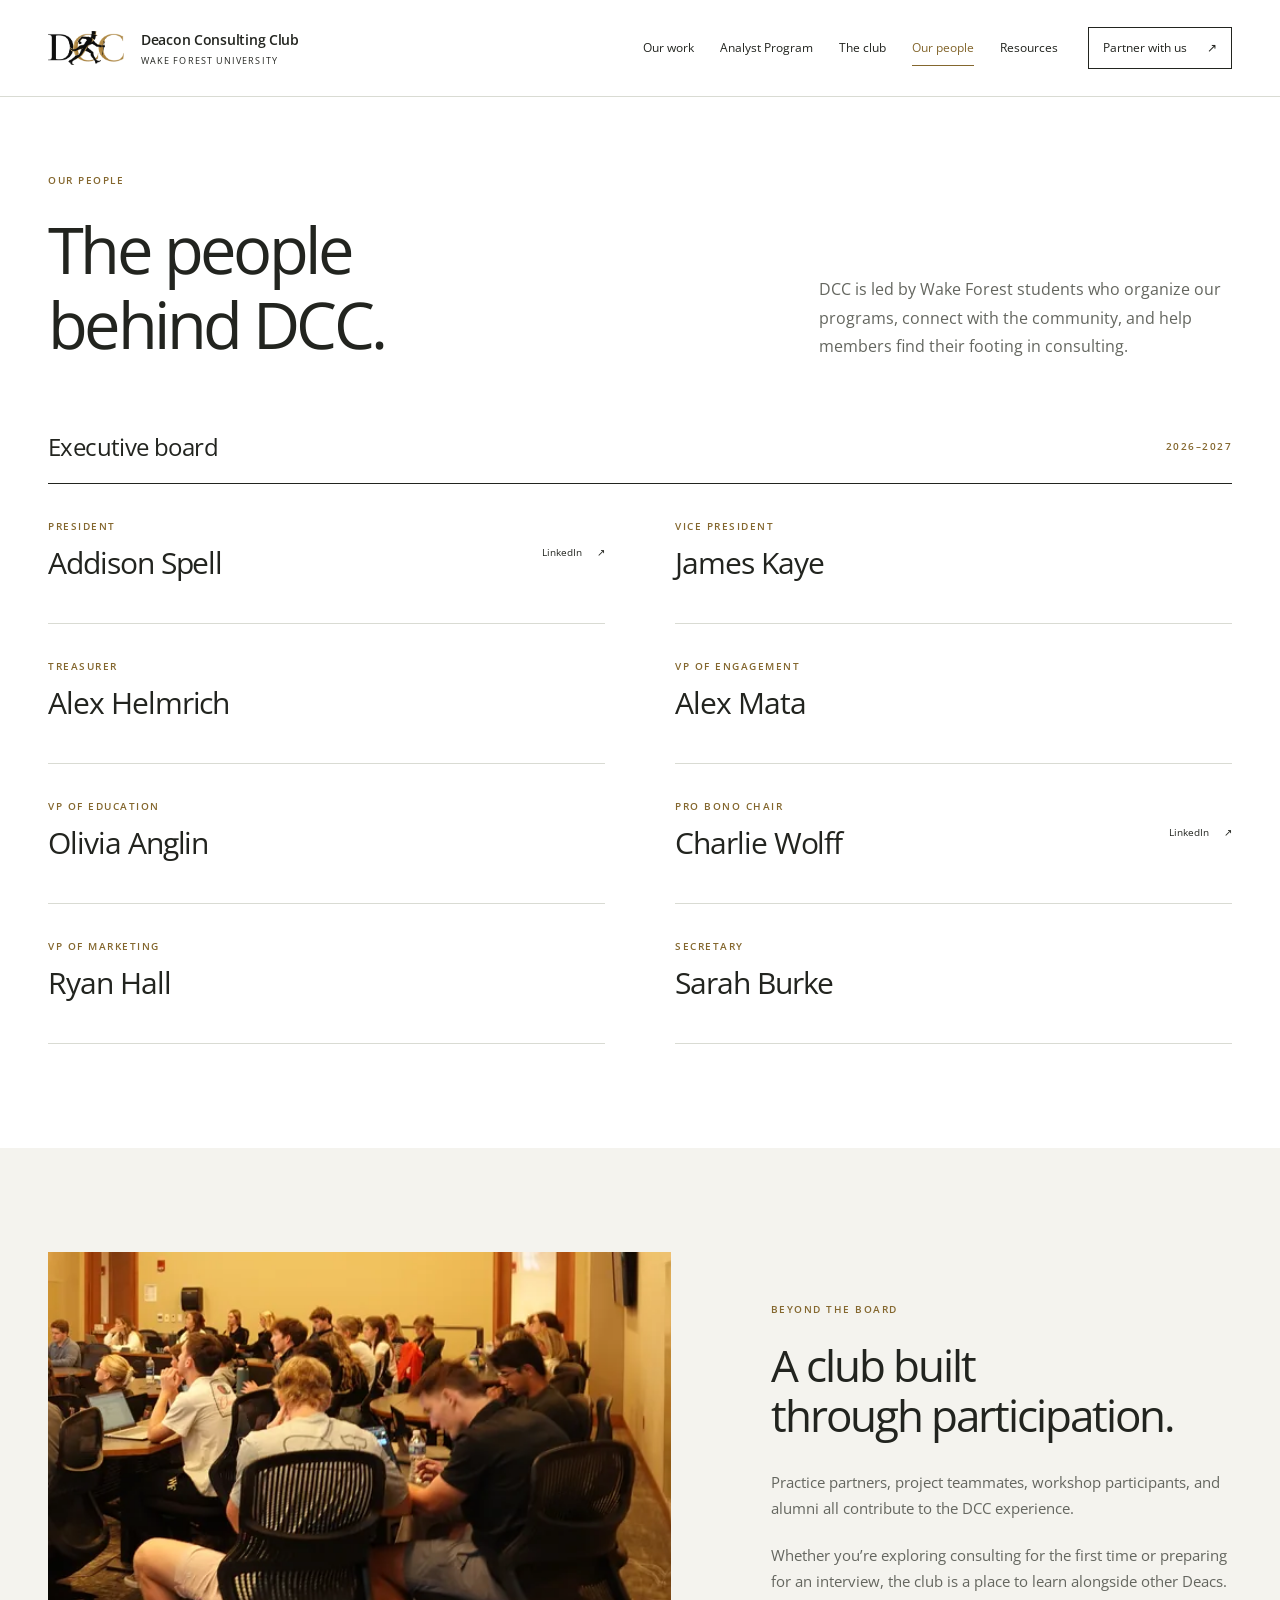
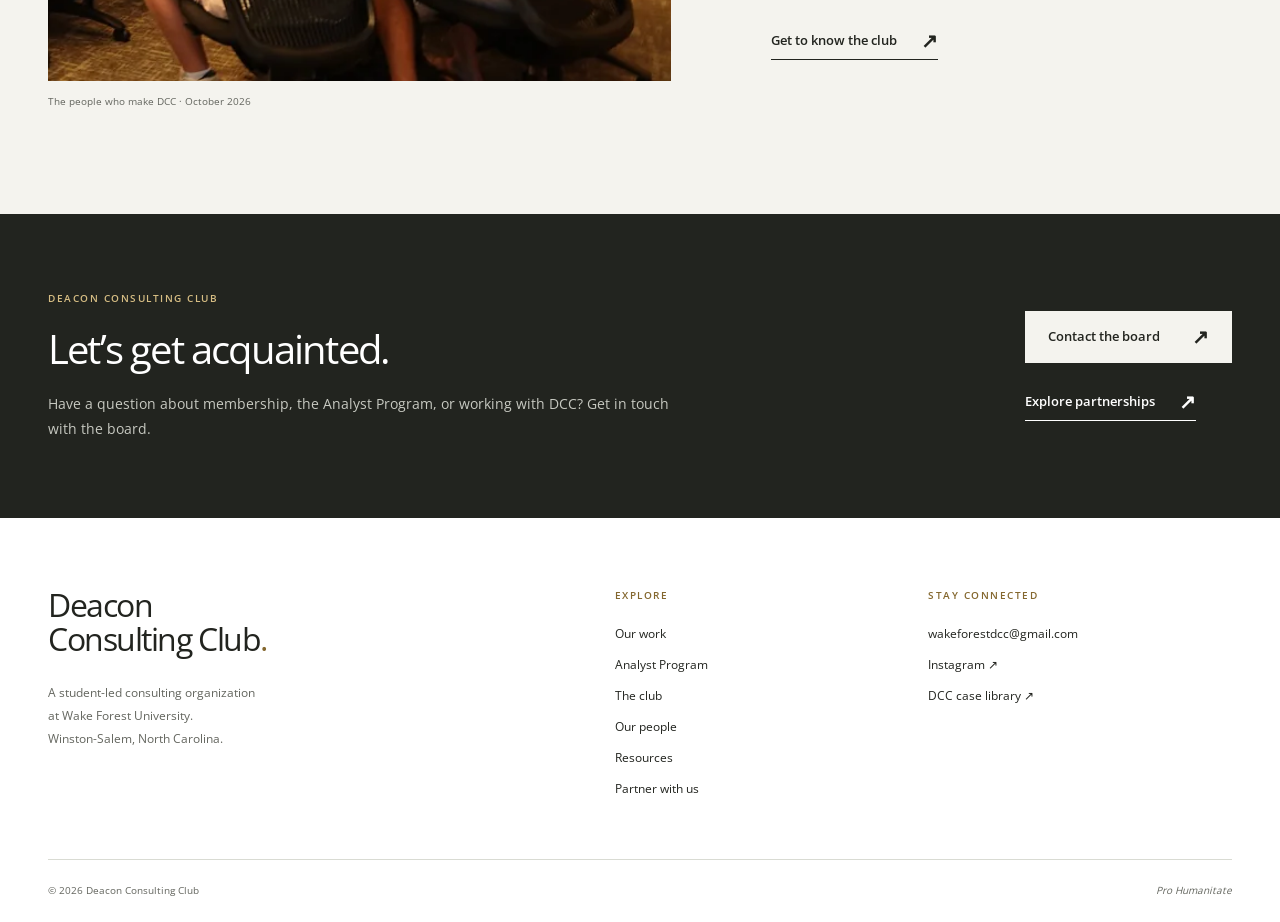
<file: people.html>
<!doctype html>
<html lang="en"><head><meta charset="utf-8"><meta name="viewport" content="width=device-width,initial-scale=1"><meta name="color-scheme" content="light"><meta name="robots" content="index,follow"><link rel="canonical" href="https://wfudcc.org/people.html"><meta property="og:type" content="website"><meta property="og:site_name" content="Deacon Consulting Club"><meta property="og:title" content="Our people | Deacon Consulting Club"><meta property="og:description" content="Meet the student executive board of Deacon Consulting Club at Wake Forest University."><meta property="og:url" content="https://wfudcc.org/people.html"><meta property="og:image" content="https://wfudcc.org/assets/campus.jpg"><meta property="og:image:width" content="1536"><meta property="og:image:height" content="624"><meta property="og:image:alt" content="Wait Chapel at Wake Forest University"><meta name="twitter:card" content="summary_large_image"><meta name="twitter:title" content="Our people | Deacon Consulting Club"><meta name="twitter:description" content="Meet the student executive board of Deacon Consulting Club at Wake Forest University."><meta name="twitter:image" content="https://wfudcc.org/assets/campus.jpg"><meta name="twitter:image:alt" content="Wait Chapel at Wake Forest University"><title>Our people | Deacon Consulting Club</title><meta name="description" content="Meet the student executive board of Deacon Consulting Club at Wake Forest University."><meta name="theme-color" content="#20211e"><link rel="icon" type="image/png" sizes="48x48" href="assets/favicon.png"><link rel="apple-touch-icon" sizes="180x180" href="assets/apple-touch-icon.png"><link rel="preload" href="assets/open-sans-regular.ttf" as="font" type="font/ttf" crossorigin><link rel="stylesheet" href="site.css?v=fbb2e180bf"><link rel="stylesheet" href="campus.css?v=e19624f753"><script src="events.js?v=59bed45520" defer></script><script src="site.js?v=c10584cc1f" defer></script></head>
<body data-page="people"><a class="skip-link" href="#main">Skip to content</a>
<header class="site-header"><div class="header-inner wrap"><a class="brand" href="index.html" aria-label="Deacon Consulting Club home"><img src="assets/dcc-monogram.png" alt="" width="76" height="35"><span>Deacon Consulting Club<small>Wake Forest University</small></span></a><button class="menu-toggle" aria-expanded="false" aria-controls="main-nav">Menu <span class="menu-icon" aria-hidden="true"></span></button><nav id="main-nav" aria-label="Main navigation"><a href="work.html">Our work</a><a href="analysts.html">Analyst Program</a><a href="club.html">The club</a><a href="people.html" aria-current="page">Our people</a><a href="resources.html">Resources</a><a class="nav-partner" href="partner.html">Partner with us <span aria-hidden="true">↗</span></a></nav></div></header>
<main id="main">
<section class="page-intro wrap"><p class="eyebrow">Our people</p><div class="intro-grid"><h1>The people<br>behind DCC.</h1><div class="intro-copy"><p>DCC is led by Wake Forest students who organize our programs, connect with the community, and help members find their footing in consulting.</p></div></div></section>
<section class="wrap board-section"><div class="board-heading"><h2>Executive board</h2><p class="eyebrow">2026–2027</p></div><div class="board-grid"><article class="person"><p class="small-label">President</p><h3>Addison Spell</h3><a class="person-link" href="https://www.linkedin.com/in/addison-spell/" target="_blank" rel="noopener noreferrer">LinkedIn <span aria-hidden="true">↗</span></a></article><article class="person"><p class="small-label">Vice President</p><h3>James Kaye</h3></article><article class="person"><p class="small-label">Treasurer</p><h3>Alex Helmrich</h3></article><article class="person"><p class="small-label">VP of Engagement</p><h3>Alex Mata</h3></article><article class="person"><p class="small-label">VP of Education</p><h3>Olivia Anglin</h3></article><article class="person"><p class="small-label">Pro Bono Chair</p><h3>Charlie Wolff</h3><a class="person-link" href="https://www.linkedin.com/in/charles-wolf-89b150222/" target="_blank" rel="noopener noreferrer">LinkedIn <span aria-hidden="true">↗</span></a></article><article class="person"><p class="small-label">VP of Marketing</p><h3>Ryan Hall</h3></article><article class="person"><p class="small-label">Secretary</p><h3>Sarah Burke</h3></article></div></section>
<section class="warm-section"><div class="wrap section split-feature"><figure class="photo activity-photo members-photo"><img src="assets/dcc-members-oct-2026.webp" srcset="assets/dcc-members-oct-2026-800.webp 800w, assets/dcc-members-oct-2026.webp 1600w" sizes="(max-width:700px) calc(100vw - 44px), (max-width:980px) 45vw, 700px" alt="Wake Forest students gathered for a DCC classroom session" width="1600" height="776" loading="lazy"><figcaption>The people who make DCC · October 2026</figcaption></figure><div class="feature-copy"><p class="eyebrow">Beyond the board</p><h2>A club built<br>through participation.</h2><p>Practice partners, project teammates, workshop participants, and alumni all contribute to the DCC experience.</p><p>Whether you’re exploring consulting for the first time or preparing for an interview, the club is a place to learn alongside other Deacs.</p><a class="text-link" href="club.html">Get to know the club <span aria-hidden="true">↗</span></a></div></div></section>
<section class="closing"><div class="wrap closing-grid"><div><p class="eyebrow">Deacon Consulting Club</p><h2>Let’s get acquainted.</h2><p>Have a question about membership, the Analyst Program, or working with DCC? Get in touch with the board.</p></div><div class="closing-actions"><a class="button light" href="mailto:wakeforestdcc@gmail.com">Contact the board <span aria-hidden="true">↗</span></a><a class="text-link" href="partner.html">Explore partnerships <span aria-hidden="true">↗</span></a></div></div></section>
</main>
<footer class="site-footer"><div class="wrap footer-grid"><div class="footer-about"><a class="footer-name" href="index.html">Deacon<br>Consulting Club<span class="gold-dot">.</span></a><p>A student-led consulting organization<br>at Wake Forest University.<br>Winston-Salem, North Carolina.</p></div><div class="footer-links"><p class="eyebrow">Explore</p><a href="work.html">Our work</a><a href="analysts.html">Analyst Program</a><a href="club.html">The club</a><a href="people.html">Our people</a><a href="resources.html">Resources</a><a href="partner.html">Partner with us</a></div><div class="footer-contact"><p class="eyebrow">Stay connected</p><a href="mailto:wakeforestdcc@gmail.com">wakeforestdcc@gmail.com</a><a href="https://www.instagram.com/wfudcc/" target="_blank" rel="noopener noreferrer">Instagram ↗</a><a href="https://drive.google.com/drive/folders/1q9VJMApmxaVNnsFuPd0IaL99cgaR_UpA?usp=drive_link" target="_blank" rel="noopener noreferrer">DCC case library ↗</a></div></div><div class="wrap footer-bottom"><span>© <span data-year>2026</span> Deacon Consulting Club</span><span>Pro Humanitate</span></div></footer></body></html>
</file>
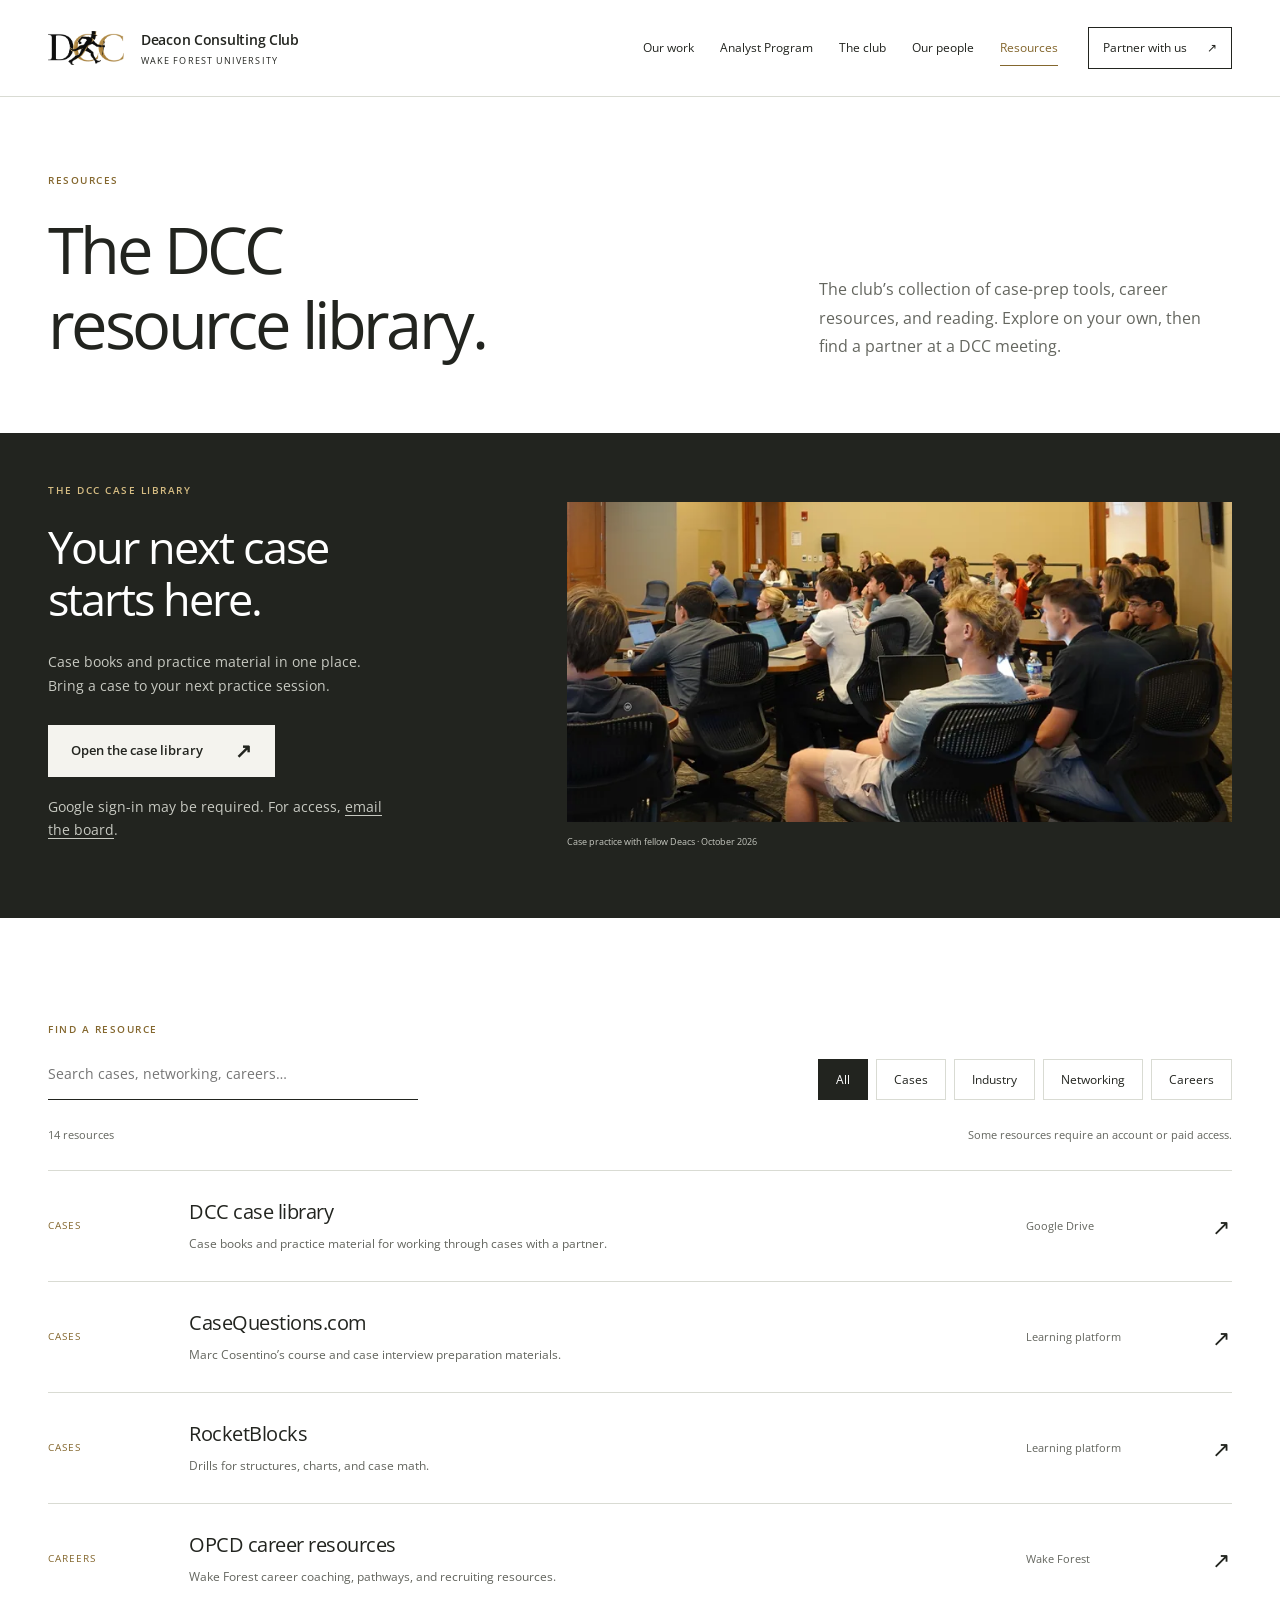
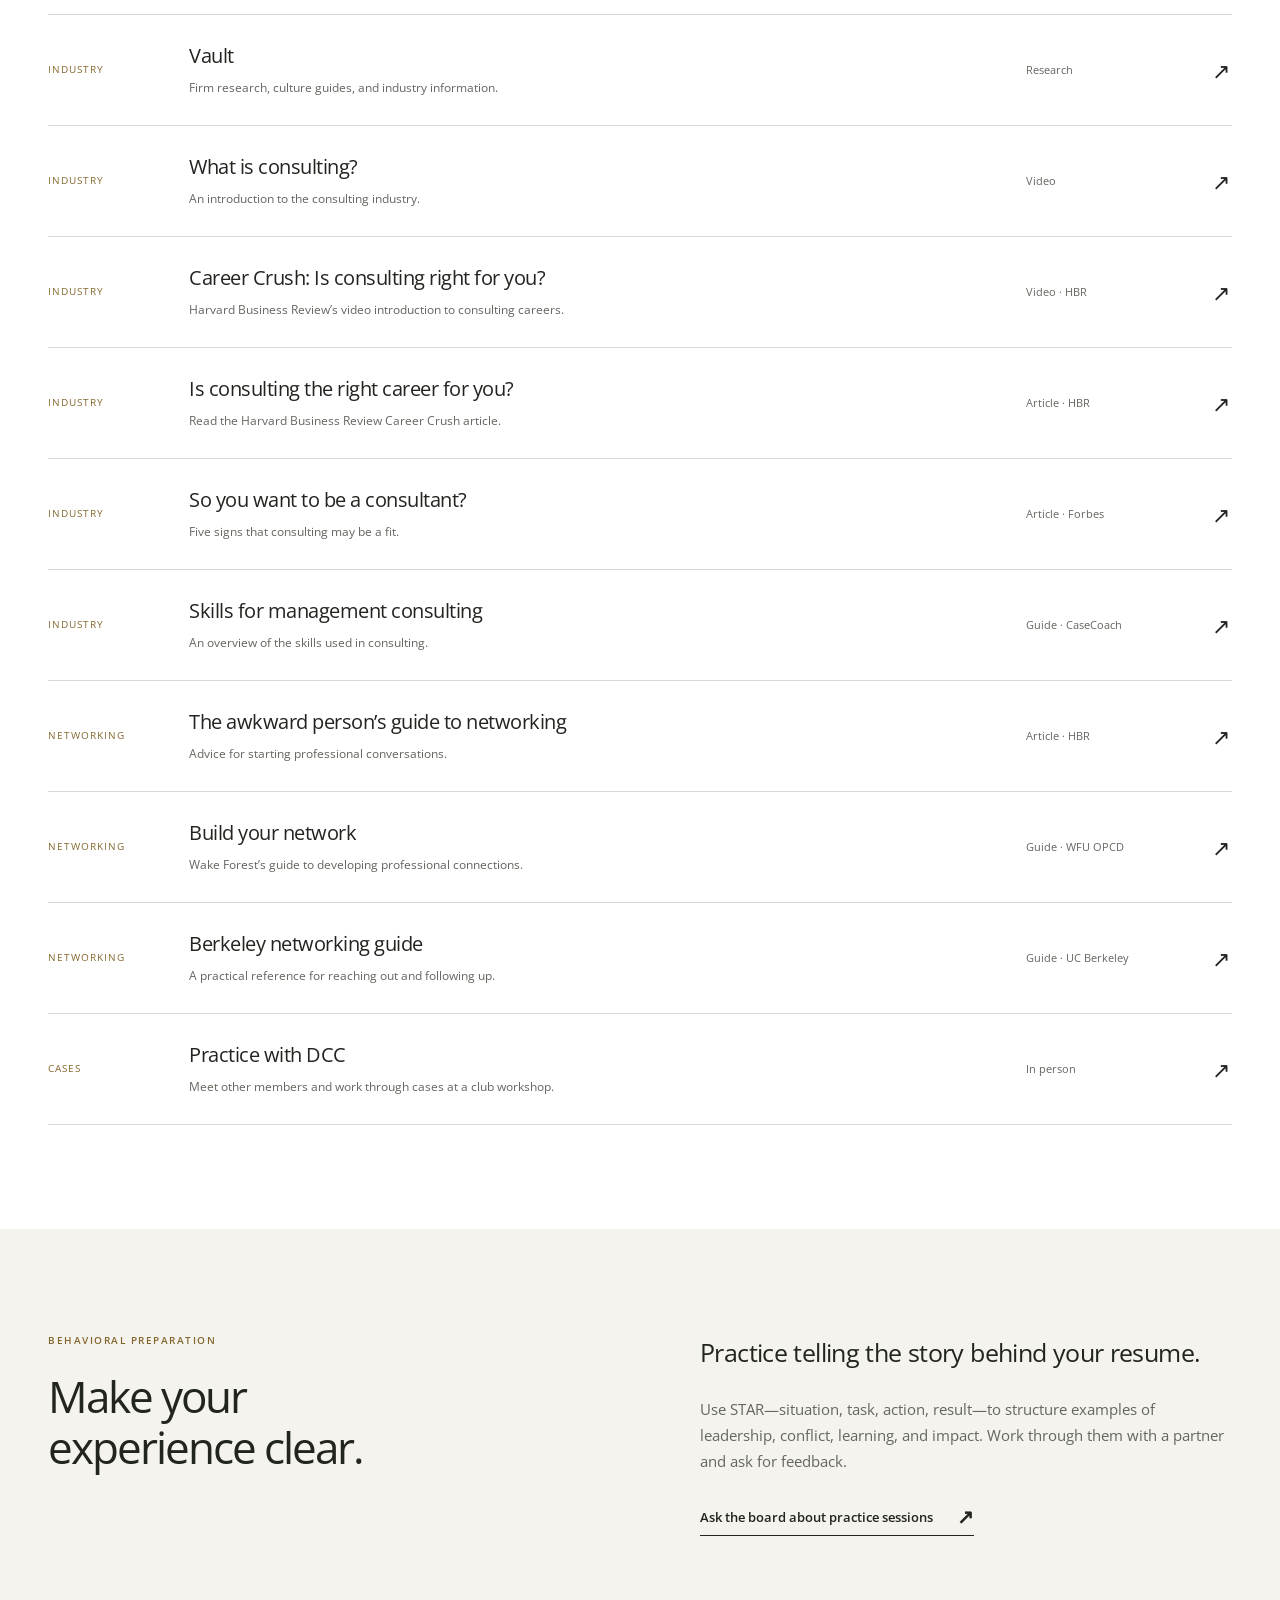
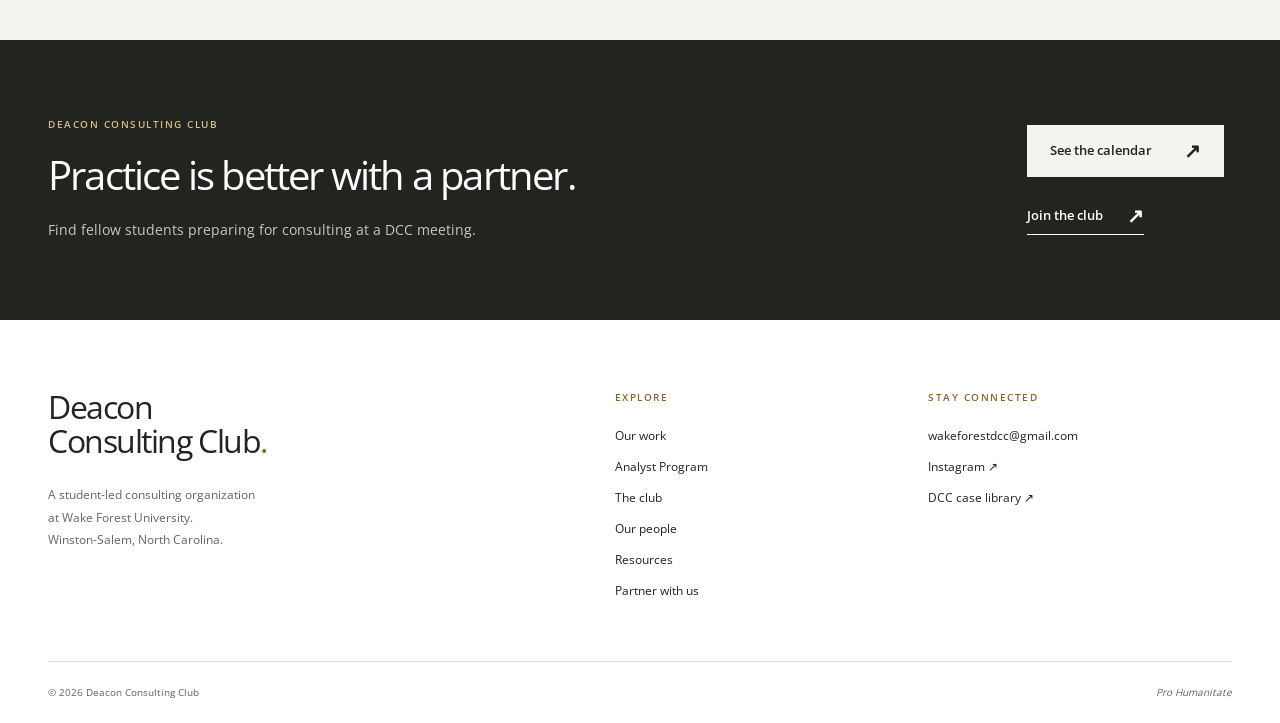
<file: resources.html>
<!doctype html>
<html lang="en"><head><meta charset="utf-8"><meta name="viewport" content="width=device-width,initial-scale=1"><meta name="color-scheme" content="light"><meta name="robots" content="index,follow"><link rel="canonical" href="https://wfudcc.org/resources.html"><meta property="og:type" content="website"><meta property="og:site_name" content="Deacon Consulting Club"><meta property="og:title" content="Resources | Deacon Consulting Club"><meta property="og:description" content="Case books, interview preparation, industry research, and networking resources for DCC members."><meta property="og:url" content="https://wfudcc.org/resources.html"><meta property="og:image" content="https://wfudcc.org/assets/campus.jpg"><meta property="og:image:width" content="1536"><meta property="og:image:height" content="624"><meta property="og:image:alt" content="Wait Chapel at Wake Forest University"><meta name="twitter:card" content="summary_large_image"><meta name="twitter:title" content="Resources | Deacon Consulting Club"><meta name="twitter:description" content="Case books, interview preparation, industry research, and networking resources for DCC members."><meta name="twitter:image" content="https://wfudcc.org/assets/campus.jpg"><meta name="twitter:image:alt" content="Wait Chapel at Wake Forest University"><title>Resources | Deacon Consulting Club</title><meta name="description" content="Case books, interview preparation, industry research, and networking resources for DCC members."><meta name="theme-color" content="#20211e"><link rel="icon" type="image/png" sizes="48x48" href="assets/favicon.png"><link rel="apple-touch-icon" sizes="180x180" href="assets/apple-touch-icon.png"><link rel="preload" href="assets/open-sans-regular.ttf" as="font" type="font/ttf" crossorigin><link rel="stylesheet" href="site.css?v=fbb2e180bf"><link rel="stylesheet" href="campus.css?v=e19624f753"><script src="events.js?v=59bed45520" defer></script><script src="site.js?v=c10584cc1f" defer></script></head>
<body data-page="resources"><a class="skip-link" href="#main">Skip to content</a>
<header class="site-header"><div class="header-inner wrap"><a class="brand" href="index.html" aria-label="Deacon Consulting Club home"><img src="assets/dcc-monogram.png" alt="" width="76" height="35"><span>Deacon Consulting Club<small>Wake Forest University</small></span></a><button class="menu-toggle" aria-expanded="false" aria-controls="main-nav">Menu <span class="menu-icon" aria-hidden="true"></span></button><nav id="main-nav" aria-label="Main navigation"><a href="work.html">Our work</a><a href="analysts.html">Analyst Program</a><a href="club.html">The club</a><a href="people.html">Our people</a><a href="resources.html" aria-current="page">Resources</a><a class="nav-partner" href="partner.html">Partner with us <span aria-hidden="true">↗</span></a></nav></div></header>
<main id="main">
<section class="page-intro wrap"><p class="eyebrow">Resources</p><div class="intro-grid"><h1>The DCC<br>resource library.</h1><div class="intro-copy"><p>The club’s collection of case-prep tools, career resources, and reading. Explore on your own, then find a partner at a DCC meeting.</p></div></div></section>
<section class="library-feature"><div class="wrap library-feature-inner library-with-photo"><div><p class="eyebrow">The DCC case library</p><h2>Your next case<br>starts here.</h2><p>Case books and practice material in one place. Bring a case to your next practice session.</p><a class="button light" href="https://drive.google.com/drive/folders/1q9VJMApmxaVNnsFuPd0IaL99cgaR_UpA?usp=drive_link" target="_blank" rel="noopener noreferrer">Open the case library <span aria-hidden="true">↗</span></a><p class="library-access-note">Google sign-in may be required. For access, <a href="mailto:wakeforestdcc@gmail.com?subject=DCC%20case%20library%20access">email the board</a>.</p></div><figure class="photo library-campus"><img src="assets/dcc-case-practice-oct-2026.webp" srcset="assets/dcc-case-practice-oct-2026-800.webp 800w, assets/dcc-case-practice-oct-2026.webp 1600w" sizes="(max-width:700px) calc(100vw - 44px), (max-width:980px) 45vw, 700px" alt="DCC members learning together during a classroom case workshop" width="1600" height="786" loading="lazy"><figcaption>Case practice with fellow Deacs · October 2026</figcaption></figure></div></section>
<section class="section wrap resources-section"><div class="resource-controls"><div><label class="eyebrow" for="resource-search">Find a resource</label><input type="search" id="resource-search" placeholder="Search cases, networking, careers…" autocomplete="off"></div><fieldset class="filters"><legend class="sr-only">Filter resources by topic</legend><button type="button" data-filter="All" aria-pressed="true">All</button><button type="button" data-filter="Cases" aria-pressed="false">Cases</button><button type="button" data-filter="Industry" aria-pressed="false">Industry</button><button type="button" data-filter="Networking" aria-pressed="false">Networking</button><button type="button" data-filter="Careers" aria-pressed="false">Careers</button></fieldset></div><div class="resource-meta"><p id="resource-count" aria-live="polite">14 resources</p><p>Some resources require an account or paid access.</p></div><div class="resource-list"><a class="resource-row" data-category="Cases" href="https://drive.google.com/drive/folders/1q9VJMApmxaVNnsFuPd0IaL99cgaR_UpA?usp=drive_link" target="_blank" rel="noopener noreferrer"><span class="resource-category">Cases</span><div><h3>DCC case library</h3><p>Case books and practice material for working through cases with a partner.</p></div><span class="resource-source">Google Drive</span><span aria-hidden="true">↗</span></a><a class="resource-row" data-category="Cases" href="https://learning.casequestions.com/offers/PHCFopVE/checkout" target="_blank" rel="noopener noreferrer"><span class="resource-category">Cases</span><div><h3>CaseQuestions.com</h3><p>Marc Cosentino’s course and case interview preparation materials.</p></div><span class="resource-source">Learning platform</span><span aria-hidden="true">↗</span></a><a class="resource-row" data-category="Cases" href="https://www.rocketblocks.me/" target="_blank" rel="noopener noreferrer"><span class="resource-category">Cases</span><div><h3>RocketBlocks</h3><p>Drills for structures, charts, and case math.</p></div><span class="resource-source">Learning platform</span><span aria-hidden="true">↗</span></a><a class="resource-row" data-category="Careers" href="https://opcd.wfu.edu/" target="_blank" rel="noopener noreferrer"><span class="resource-category">Careers</span><div><h3>OPCD career resources</h3><p>Wake Forest career coaching, pathways, and recruiting resources.</p></div><span class="resource-source">Wake Forest</span><span aria-hidden="true">↗</span></a><a class="resource-row" data-category="Industry" href="https://www.vault.com/" target="_blank" rel="noopener noreferrer"><span class="resource-category">Industry</span><div><h3>Vault</h3><p>Firm research, culture guides, and industry information.</p></div><span class="resource-source">Research</span><span aria-hidden="true">↗</span></a><a class="resource-row" data-category="Industry" href="https://www.youtube.com/watch?v=3wPeND2gvqc" target="_blank" rel="noopener noreferrer"><span class="resource-category">Industry</span><div><h3>What is consulting?</h3><p>An introduction to the consulting industry.</p></div><span class="resource-source">Video</span><span aria-hidden="true">↗</span></a><a class="resource-row" data-category="Industry" href="https://youtu.be/klhPu-B3N9E" target="_blank" rel="noopener noreferrer"><span class="resource-category">Industry</span><div><h3>Career Crush: Is consulting right for you?</h3><p>Harvard Business Review’s video introduction to consulting careers.</p></div><span class="resource-source">Video · HBR</span><span aria-hidden="true">↗</span></a><a class="resource-row" data-category="Industry" href="https://hbr.org/2021/11/career-crush-is-consulting-the-right-career-for-you" target="_blank" rel="noopener noreferrer"><span class="resource-category">Industry</span><div><h3>Is consulting the right career for you?</h3><p>Read the Harvard Business Review Career Crush article.</p></div><span class="resource-source">Article · HBR</span><span aria-hidden="true">↗</span></a><a class="resource-row" data-category="Industry" href="https://www.forbes.com/sites/forbesagencycouncil/2018/05/21/so-you-want-to-be-a-consultant-five-signs-consulting-is-right-for-you/" target="_blank" rel="noopener noreferrer"><span class="resource-category">Industry</span><div><h3>So you want to be a consultant?</h3><p>Five signs that consulting may be a fit.</p></div><span class="resource-source">Article · Forbes</span><span aria-hidden="true">↗</span></a><a class="resource-row" data-category="Industry" href="https://casecoach.com/b/skills-management-consulting/" target="_blank" rel="noopener noreferrer"><span class="resource-category">Industry</span><div><h3>Skills for management consulting</h3><p>An overview of the skills used in consulting.</p></div><span class="resource-source">Guide · CaseCoach</span><span aria-hidden="true">↗</span></a><a class="resource-row" data-category="Networking" href="https://hbr.org/2021/09/the-awkward-persons-guide-to-networking" target="_blank" rel="noopener noreferrer"><span class="resource-category">Networking</span><div><h3>The awkward person’s guide to networking</h3><p>Advice for starting professional conversations.</p></div><span class="resource-source">Article · HBR</span><span aria-hidden="true">↗</span></a><a class="resource-row" data-category="Networking" href="https://opcd.wfu.edu/students/build-your-network/" target="_blank" rel="noopener noreferrer"><span class="resource-category">Networking</span><div><h3>Build your network</h3><p>Wake Forest’s guide to developing professional connections.</p></div><span class="resource-source">Guide · WFU OPCD</span><span aria-hidden="true">↗</span></a><a class="resource-row" data-category="Networking" href="https://www.ischool.berkeley.edu/careers/guides/networking" target="_blank" rel="noopener noreferrer"><span class="resource-category">Networking</span><div><h3>Berkeley networking guide</h3><p>A practical reference for reaching out and following up.</p></div><span class="resource-source">Guide · UC Berkeley</span><span aria-hidden="true">↗</span></a><a class="resource-row" data-category="Cases" href="club.html#calendar"><span class="resource-category">Cases</span><div><h3>Practice with DCC</h3><p>Meet other members and work through cases at a club workshop.</p></div><span class="resource-source">In person</span><span aria-hidden="true">↗</span></a></div><p class="resource-empty" hidden>No resources match your search. Try another term or choose All.</p></section>
<section class="warm-section"><div class="wrap section work-feature"><div><p class="eyebrow">Behavioral preparation</p><h2>Make your<br>experience clear.</h2></div><div><p class="large-copy">Practice telling the story behind your resume.</p><p>Use STAR—situation, task, action, result—to structure examples of leadership, conflict, learning, and impact. Work through them with a partner and ask for feedback.</p><a class="text-link" href="mailto:wakeforestdcc@gmail.com?subject=DCC%20interview%20practice">Ask the board about practice sessions <span aria-hidden="true">↗</span></a></div></div></section>
<section class="closing"><div class="wrap closing-grid"><div><p class="eyebrow">Deacon Consulting Club</p><h2>Practice is better with a partner.</h2><p>Find fellow students preparing for consulting at a DCC meeting.</p></div><div class="closing-actions"><a class="button light" href="club.html#calendar">See the calendar <span aria-hidden="true">↗</span></a><a class="text-link" href="club.html#join">Join the club <span aria-hidden="true">↗</span></a></div></div></section>
</main>
<footer class="site-footer"><div class="wrap footer-grid"><div class="footer-about"><a class="footer-name" href="index.html">Deacon<br>Consulting Club<span class="gold-dot">.</span></a><p>A student-led consulting organization<br>at Wake Forest University.<br>Winston-Salem, North Carolina.</p></div><div class="footer-links"><p class="eyebrow">Explore</p><a href="work.html">Our work</a><a href="analysts.html">Analyst Program</a><a href="club.html">The club</a><a href="people.html">Our people</a><a href="resources.html">Resources</a><a href="partner.html">Partner with us</a></div><div class="footer-contact"><p class="eyebrow">Stay connected</p><a href="mailto:wakeforestdcc@gmail.com">wakeforestdcc@gmail.com</a><a href="https://www.instagram.com/wfudcc/" target="_blank" rel="noopener noreferrer">Instagram ↗</a><a href="https://drive.google.com/drive/folders/1q9VJMApmxaVNnsFuPd0IaL99cgaR_UpA?usp=drive_link" target="_blank" rel="noopener noreferrer">DCC case library ↗</a></div></div><div class="wrap footer-bottom"><span>© <span data-year>2026</span> Deacon Consulting Club</span><span>Pro Humanitate</span></div></footer></body></html>
</file>
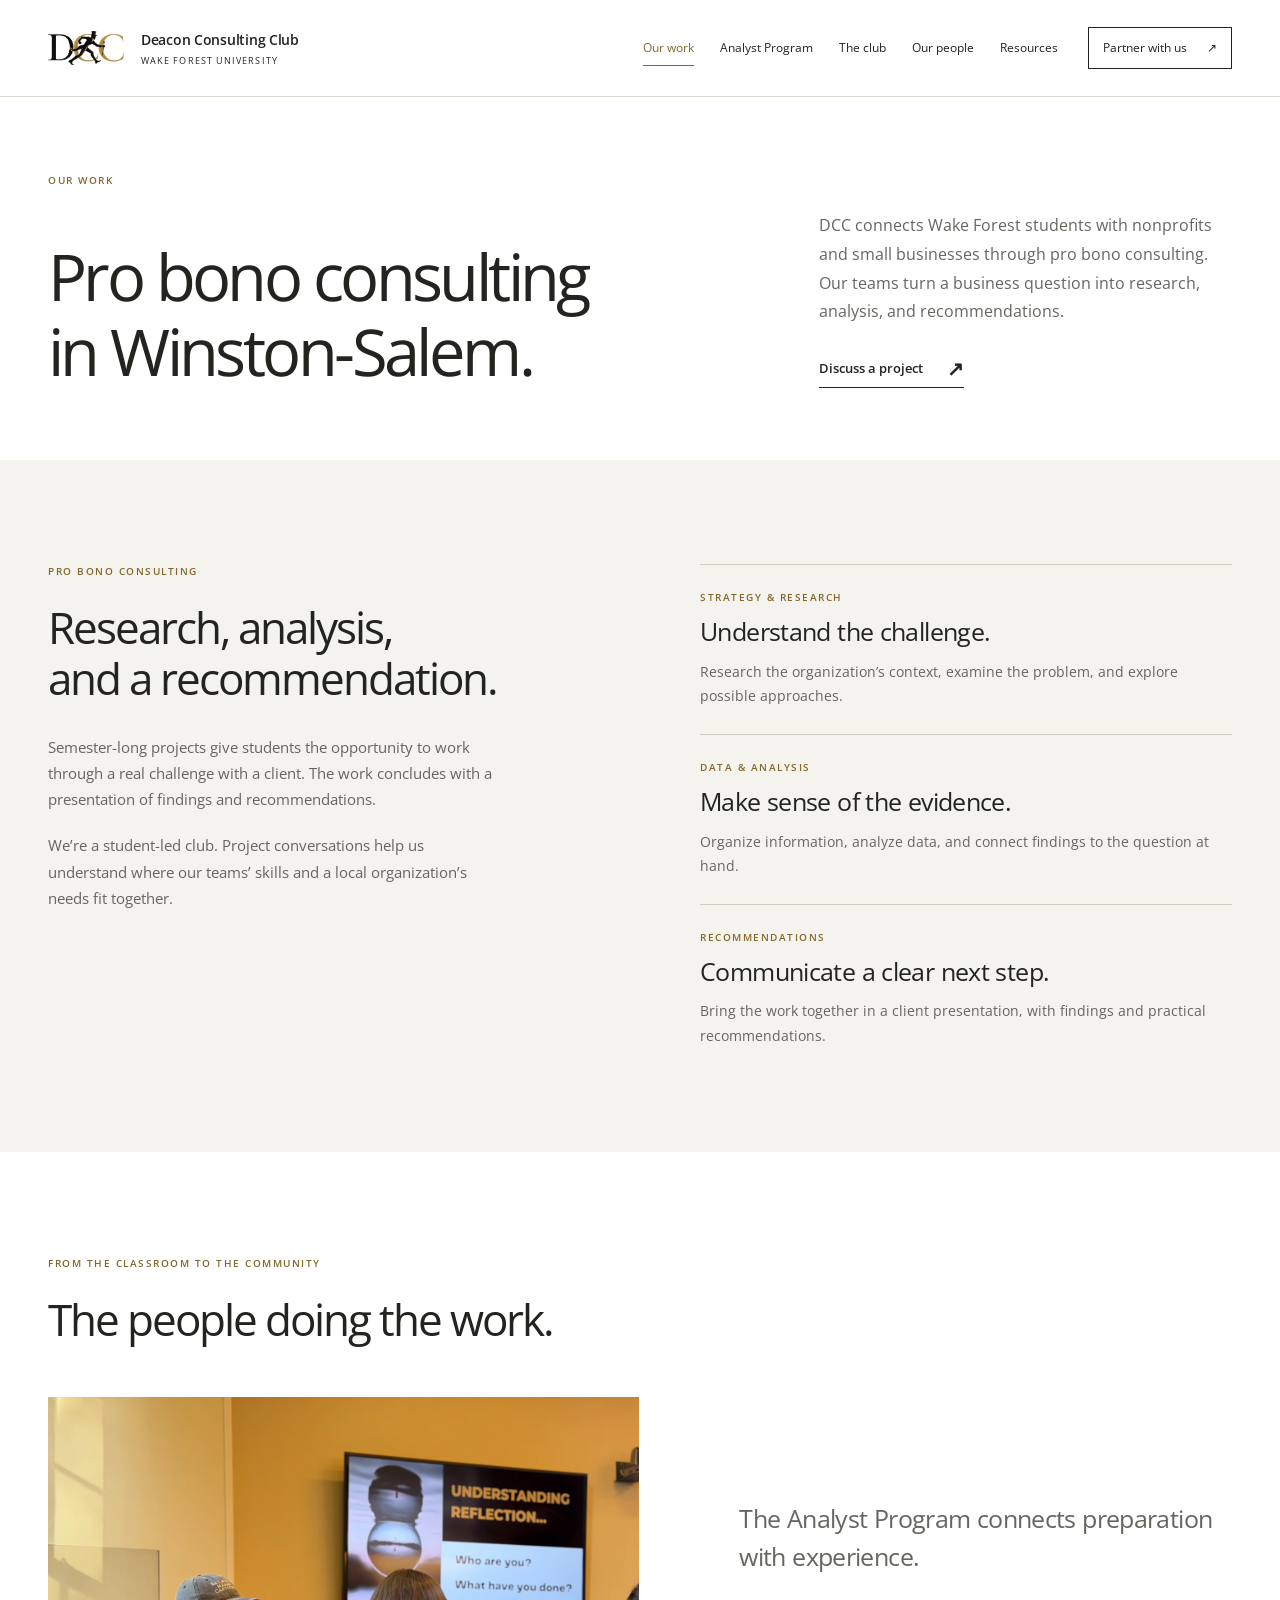
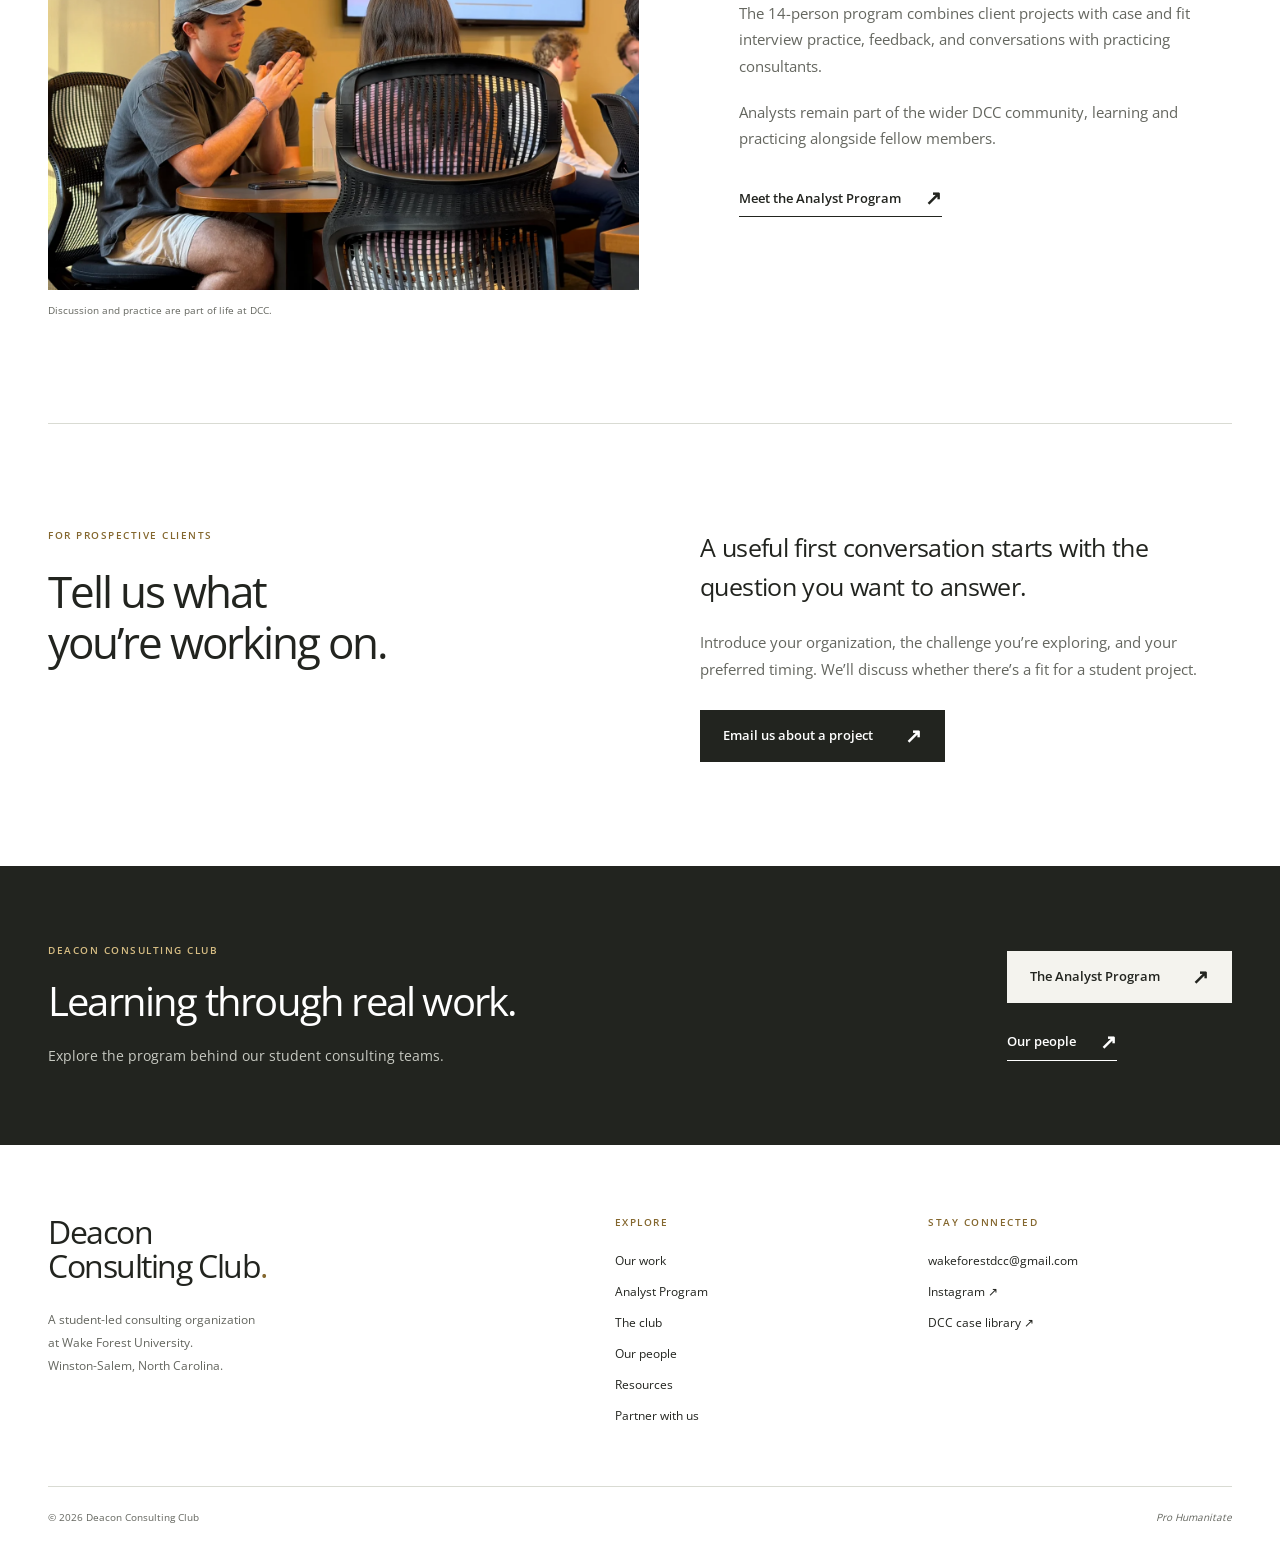
<file: work.html>
<!doctype html>
<html lang="en"><head><meta charset="utf-8"><meta name="viewport" content="width=device-width,initial-scale=1"><meta name="color-scheme" content="light"><meta name="robots" content="index,follow"><link rel="canonical" href="https://wfudcc.org/work.html"><meta property="og:type" content="website"><meta property="og:site_name" content="Deacon Consulting Club"><meta property="og:title" content="Our work | Deacon Consulting Club"><meta property="og:description" content="Pro bono student consulting for nonprofits and small businesses in Winston-Salem."><meta property="og:url" content="https://wfudcc.org/work.html"><meta property="og:image" content="https://wfudcc.org/assets/campus.jpg"><meta property="og:image:width" content="1536"><meta property="og:image:height" content="624"><meta property="og:image:alt" content="Wait Chapel at Wake Forest University"><meta name="twitter:card" content="summary_large_image"><meta name="twitter:title" content="Our work | Deacon Consulting Club"><meta name="twitter:description" content="Pro bono student consulting for nonprofits and small businesses in Winston-Salem."><meta name="twitter:image" content="https://wfudcc.org/assets/campus.jpg"><meta name="twitter:image:alt" content="Wait Chapel at Wake Forest University"><title>Our work | Deacon Consulting Club</title><meta name="description" content="Pro bono student consulting for nonprofits and small businesses in Winston-Salem."><meta name="theme-color" content="#20211e"><link rel="icon" type="image/png" sizes="48x48" href="assets/favicon.png"><link rel="apple-touch-icon" sizes="180x180" href="assets/apple-touch-icon.png"><link rel="preload" href="assets/open-sans-regular.ttf" as="font" type="font/ttf" crossorigin><link rel="stylesheet" href="site.css?v=fbb2e180bf"><link rel="stylesheet" href="campus.css?v=e19624f753"><script src="events.js?v=59bed45520" defer></script><script src="site.js?v=c10584cc1f" defer></script></head>
<body data-page="work"><a class="skip-link" href="#main">Skip to content</a>
<header class="site-header"><div class="header-inner wrap"><a class="brand" href="index.html" aria-label="Deacon Consulting Club home"><img src="assets/dcc-monogram.png" alt="" width="76" height="35"><span>Deacon Consulting Club<small>Wake Forest University</small></span></a><button class="menu-toggle" aria-expanded="false" aria-controls="main-nav">Menu <span class="menu-icon" aria-hidden="true"></span></button><nav id="main-nav" aria-label="Main navigation"><a href="work.html" aria-current="page">Our work</a><a href="analysts.html">Analyst Program</a><a href="club.html">The club</a><a href="people.html">Our people</a><a href="resources.html">Resources</a><a class="nav-partner" href="partner.html">Partner with us <span aria-hidden="true">↗</span></a></nav></div></header>
<main id="main">
<section class="page-intro wrap"><p class="eyebrow">Our work</p><div class="intro-grid"><h1>Pro bono consulting<br>in Winston-Salem.</h1><div class="intro-copy"><p>DCC connects Wake Forest students with nonprofits and small businesses through pro bono consulting. Our teams turn a business question into research, analysis, and recommendations.</p><a class="text-link" href="partner.html#clients">Discuss a project <span aria-hidden="true">↗</span></a></div></div></section>
<section class="warm-section"><div class="wrap section work-overview"><div><p class="eyebrow">Pro bono consulting</p><h2>Research, analysis,<br>and a recommendation.</h2><p>Semester-long projects give students the opportunity to work through a real challenge with a client. The work concludes with a presentation of findings and recommendations.</p><p>We’re a student-led club. Project conversations help us understand where our teams’ skills and a local organization’s needs fit together.</p></div><div class="service-list"><article><span class="small-label">Strategy & research</span><h3>Understand the challenge.</h3><p>Research the organization’s context, examine the problem, and explore possible approaches.</p></article><article><span class="small-label">Data & analysis</span><h3>Make sense of the evidence.</h3><p>Organize information, analyze data, and connect findings to the question at hand.</p></article><article><span class="small-label">Recommendations</span><h3>Communicate a clear next step.</h3><p>Bring the work together in a client presentation, with findings and practical recommendations.</p></article></div></div></section>
<section class="section wrap"><div class="section-heading"><p class="eyebrow">From the classroom to the community</p><h2>The people doing the work.</h2></div><div class="work-people"><div><figure class="photo discussion-photo"><img src="assets/club-discussion.webp" alt="A DCC member explaining a point during a small-group discussion" width="1600" height="1200" loading="lazy"><figcaption>Discussion and practice are part of life at DCC.</figcaption></figure></div><div class="feature-copy"><p class="large-copy">The Analyst Program connects preparation with experience.</p><p>The 14-person program combines client projects with case and fit interview practice, feedback, and conversations with practicing consultants.</p><p>Analysts remain part of the wider DCC community, learning and practicing alongside fellow members.</p><a class="text-link" href="analysts.html">Meet the Analyst Program <span aria-hidden="true">↗</span></a></div></div></section>
<section class="wrap section ruled-section"><div class="work-feature"><div><p class="eyebrow">For prospective clients</p><h2>Tell us what<br>you’re working on.</h2></div><div><p class="large-copy">A useful first conversation starts with the question you want to answer.</p><p>Introduce your organization, the challenge you’re exploring, and your preferred timing. We’ll discuss whether there’s a fit for a student project.</p><a class="button" href="mailto:wakeforestdcc@gmail.com?subject=DCC%20project%20inquiry">Email us about a project <span aria-hidden="true">↗</span></a></div></div></section>
<section class="closing"><div class="wrap closing-grid"><div><p class="eyebrow">Deacon Consulting Club</p><h2>Learning through real work.</h2><p>Explore the program behind our student consulting teams.</p></div><div class="closing-actions"><a class="button light" href="analysts.html">The Analyst Program <span aria-hidden="true">↗</span></a><a class="text-link" href="people.html">Our people <span aria-hidden="true">↗</span></a></div></div></section>
</main>
<footer class="site-footer"><div class="wrap footer-grid"><div class="footer-about"><a class="footer-name" href="index.html">Deacon<br>Consulting Club<span class="gold-dot">.</span></a><p>A student-led consulting organization<br>at Wake Forest University.<br>Winston-Salem, North Carolina.</p></div><div class="footer-links"><p class="eyebrow">Explore</p><a href="work.html">Our work</a><a href="analysts.html">Analyst Program</a><a href="club.html">The club</a><a href="people.html">Our people</a><a href="resources.html">Resources</a><a href="partner.html">Partner with us</a></div><div class="footer-contact"><p class="eyebrow">Stay connected</p><a href="mailto:wakeforestdcc@gmail.com">wakeforestdcc@gmail.com</a><a href="https://www.instagram.com/wfudcc/" target="_blank" rel="noopener noreferrer">Instagram ↗</a><a href="https://drive.google.com/drive/folders/1q9VJMApmxaVNnsFuPd0IaL99cgaR_UpA?usp=drive_link" target="_blank" rel="noopener noreferrer">DCC case library ↗</a></div></div><div class="wrap footer-bottom"><span>© <span data-year>2026</span> Deacon Consulting Club</span><span>Pro Humanitate</span></div></footer></body></html>
</file>
<file: site.css>
@font-face{font-family:Open Sans;src:url('assets/open-sans-regular.ttf') format('truetype');font-style:normal;font-weight:400;font-display:swap}
@font-face{font-family:Open Sans;src:url('assets/open-sans-semibold.ttf') format('truetype');font-style:normal;font-weight:600 800;font-display:swap}
:root{--ink:#22241f;--muted:#64665f;--gold:#84672e;--gold-light:#d6bd83;--paper:#fff;--warm:#f4f3ee;--line:#d9dbd3;--max:1320px;--gutter:48px}
*,*::before,*::after{box-sizing:border-box}[hidden]{display:none!important}html{scroll-behavior:smooth;scroll-padding-top:110px}body{margin:0;color:var(--ink);background:var(--paper);font-family:'Open Sans',Arial,sans-serif;font-size:15px;line-height:1.75;-webkit-font-smoothing:antialiased}a{color:inherit;text-decoration:none}button,input{font:inherit}button,a,input,summary{-webkit-tap-highlight-color:transparent}button{color:inherit}button,a,summary{touch-action:manipulation}button{cursor:pointer}a:focus-visible,button:focus-visible,summary:focus-visible,input:focus-visible{outline:2px solid var(--gold);outline-offset:6px}::selection{background:#e8d9b6;color:#222}img{display:block;max-width:100%}h1,h2,h3,p,figure{margin:0}h1,h2,h3{font-weight:400;line-height:1.15}h1{font-size:clamp(46px,5.1vw,72px);letter-spacing:-.055em}h2{font-size:clamp(34px,3.45vw,49px);letter-spacing:-.045em}h3{font-size:23px;letter-spacing:-.025em}p+p{margin-top:20px}strong{font-weight:600}.wrap{width:min(var(--max),calc(100% - var(--gutter)*2));margin-inline:auto}.section{padding-block:104px}.eyebrow,.small-label{font-size:10px;font-weight:600;text-transform:uppercase;letter-spacing:.15em;line-height:1.5}.eyebrow{color:var(--gold);margin-bottom:23px}.small-label{display:block;color:var(--gold);margin-bottom:14px}.label-divider{display:inline-block;width:24px;height:1px;background:var(--gold);margin:0 14px;vertical-align:middle}.large-copy{font-size:25px;line-height:1.55;letter-spacing:-.025em;margin-bottom:24px}.muted{color:var(--muted)}.warm-section{background:var(--warm)}.text-link{display:inline-flex;align-items:center;gap:24px;line-height:1.5;font-size:13px;font-weight:600;padding:5px 0 8px;border:0;border-bottom:1px solid currentColor;background:none;text-align:left}.text-link span,.button span{font-size:20px;line-height:1;transition:transform .18s ease}.text-link:hover span,.button:hover span{transform:translate(3px,-3px)}.text-link:hover{color:var(--gold)}.button{display:inline-flex;align-items:center;justify-content:space-between;gap:32px;min-height:52px;padding:15px 22px;background:var(--ink);border:1px solid var(--ink);color:white;font-size:13px;font-weight:600;line-height:1.5}.button:hover{background:#45463f}.button.light{background:var(--warm);border-color:var(--warm);color:var(--ink)}.button.light:hover{background:white}.button-row{display:flex;align-items:center;flex-wrap:wrap;gap:24px;margin-top:30px}.skip-link{position:fixed;top:-100px;left:20px;background:var(--ink);color:white;padding:10px 20px;z-index:100}.skip-link:focus{top:12px}.sr-only{position:absolute;width:1px;height:1px;overflow:hidden;clip:rect(0,0,0,0);white-space:nowrap}
.site-header{position:sticky;top:0;background:rgba(255,255,255,.98);border-bottom:1px solid var(--line);z-index:50}.header-inner{min-height:96px;display:flex;align-items:center;justify-content:space-between;gap:30px}.brand{display:flex;align-items:center;gap:17px;flex-shrink:0}.brand img{width:76px;height:auto}.brand>span{font-size:14px;font-weight:600;line-height:1.5;letter-spacing:-.02em}.brand small{display:block;font-size:9px;font-weight:400;letter-spacing:.12em;text-transform:uppercase;margin-top:4px}#main-nav{display:flex;align-items:center;gap:26px;font-size:12px;line-height:1.5}#main-nav>a{white-space:nowrap;padding-block:8px;border-bottom:1px solid transparent}#main-nav>a:hover,#main-nav>a[aria-current=page]{border-color:var(--gold);color:var(--gold)}#main-nav>a.nav-partner{border:1px solid var(--ink);padding:11px 14px;display:flex;gap:20px;align-items:center;margin-left:4px}#main-nav>a.nav-partner:hover,#main-nav>a.nav-partner[aria-current=page]{background:var(--ink);color:white}.menu-toggle{display:none}
.home-intro{padding-top:65px;padding-bottom:46px}.home-intro .eyebrow{margin-bottom:30px}.home-intro-grid{display:grid;grid-template-columns:2.3fr 1fr;gap:65px;align-items:end}.home-intro h1{font-size:clamp(45px,4.8vw,68px);white-space:nowrap}.hero-copy{padding-bottom:4px}.hero-copy p{font-size:14px;line-height:1.8;color:var(--muted);margin-bottom:24px}.photo img{width:100%;height:auto;object-fit:cover}.photo figcaption{font-size:10px;color:var(--muted);line-height:1.7;margin-top:12px}.hero-photo img{height:clamp(300px,32vw,455px);object-position:center 57%}.hero-photo figcaption{display:flex;justify-content:space-between}.program-note{display:flex;align-items:center;gap:32px;justify-content:space-between;padding-block:30px;border-bottom:1px solid var(--line);margin-top:20px}.program-note .eyebrow{margin:0}.program-note p{font-size:13px}.program-note .text-link{border:0;padding:0;font-size:12px}.section-heading{margin-bottom:52px}.three-columns{display:grid;grid-template-columns:repeat(3,1fr);gap:45px}.three-columns article{border-top:1px solid var(--line);padding-top:27px;display:flex;flex-direction:column;align-items:flex-start}.three-columns h3{margin-bottom:17px;font-size:23px}.three-columns p:not(.small-label){color:var(--muted);font-size:14px;margin-bottom:24px}.three-columns .text-link{margin-top:auto}.split-feature{display:grid;grid-template-columns:1.35fr 1fr;gap:100px;align-items:center}.meeting-photo img{aspect-ratio:1.47;object-position:50% 100%}.feature-copy h2{margin-bottom:28px}.feature-copy>p:not(.eyebrow){color:var(--muted)}.feature-copy>.button,.feature-copy>.text-link{margin-top:32px}.work-feature{display:grid;grid-template-columns:1fr 1fr;gap:120px}.work-feature>div>p:not(.eyebrow):not(.large-copy){color:var(--muted)}.work-feature .text-link,.work-feature .button{margin-top:28px}.event-strip{border-top:1px solid var(--line);background:var(--warm)}.event-strip-inner{display:grid;grid-template-columns:.8fr 2fr auto;gap:40px;align-items:center;padding-block:35px}.event-strip .eyebrow{margin:0}.event-strip h3{font-size:21px;margin-bottom:7px}.event-strip p:not(.eyebrow){font-size:12px;color:var(--muted)}.event-strip .text-link{font-size:12px}.closing{background:var(--ink);color:white}.closing-grid{padding-block:77px;display:flex;justify-content:space-between;gap:80px;align-items:center}.closing .eyebrow{color:var(--gold-light);margin-bottom:20px}.closing h2{font-size:40px;margin-bottom:20px}.closing p:not(.eyebrow){font-size:14px;color:#c7c9c1;max-width:640px}.closing-actions{display:flex;flex-direction:column;align-items:flex-start;gap:24px;min-width:205px}.closing .text-link:hover{color:var(--gold-light)}
.site-footer{padding-top:70px;background:var(--paper)}.footer-grid{display:grid;grid-template-columns:2fr 1fr 1.2fr;gap:60px}.footer-name{font-size:32px;line-height:1.05;letter-spacing:-.045em;display:inline-block}.gold-dot{color:var(--gold)}.footer-about p{font-size:12px;color:var(--muted);margin-top:24px;line-height:1.9}.footer-links,.footer-contact{display:flex;align-items:flex-start;flex-direction:column;gap:10px;font-size:12px}.footer-links .eyebrow,.footer-contact .eyebrow{margin-bottom:10px}.footer-links a:hover,.footer-contact a:hover{text-decoration:underline;text-underline-offset:4px}.footer-bottom{border-top:1px solid var(--line);margin-top:60px;padding-block:22px;display:flex;justify-content:space-between;font-size:10px;color:var(--muted)}.footer-bottom>span:last-child{font-style:italic}
.page-intro{padding-block:76px 72px}.intro-grid{display:grid;grid-template-columns:1.6fr 1fr;gap:110px;align-items:end}.intro-copy{max-width:470px}.intro-copy p{color:var(--muted);font-size:16px;line-height:1.8}.intro-copy .button,.intro-copy .text-link{margin-top:28px}.work-overview{display:grid;grid-template-columns:1fr 1fr;gap:120px}.work-overview h2{margin-bottom:30px}.work-overview>div>p:not(.eyebrow){max-width:450px;color:var(--muted)}.service-list article{border-top:1px solid #cbcfc3;padding:25px 0}.service-list article:last-child{padding-bottom:0}.service-list h3{margin-bottom:14px;font-size:25px}.service-list p{font-size:14px;color:var(--muted)}.service-list .small-label{margin-bottom:12px}.work-people{display:grid;grid-template-columns:1.2fr 1fr;gap:100px;align-items:center}.discussion-photo img{aspect-ratio:1.2;object-position:20% 65%}.ruled-section{border-top:1px solid var(--line)}.ruled-section .work-feature .large-copy{margin-top:0}
.analyst-banner{background:var(--ink);color:white}.analyst-banner-inner{padding-block:60px;display:grid;grid-template-columns:1fr 1fr;gap:120px;align-items:center}.analyst-banner-inner>div:first-child{display:flex;align-items:center;gap:38px}.cohort-number{font-size:160px;font-weight:400;line-height:1;letter-spacing:-.075em;color:var(--gold-light)}.cohort-label{font-size:15px;color:#d0d2ca;line-height:1.8}.cohort-message .eyebrow{color:var(--gold-light);margin-bottom:14px}.cohort-message h2{font-size:29px;margin-bottom:15px;letter-spacing:-.025em}.cohort-message p:not(.eyebrow){font-size:14px;color:#c7c9c1;max-width:400px}.cohort-message .text-link{margin-top:20px}.cohort-message .text-link:hover{color:var(--gold-light)}.program-grid{display:grid;grid-template-columns:repeat(2,1fr);gap:40px 100px}.program-grid article{padding-top:25px;border-top:1px solid var(--line)}.program-grid h3{margin-bottom:16px}.program-grid p{color:var(--muted);max-width:480px}.application-layout,.faq-layout{display:grid;grid-template-columns:1fr 1.15fr;gap:120px}.application-layout h2,.faq-layout h2{margin-bottom:26px}.application-layout>div>p:not(.eyebrow),.faq-layout>div>p:not(.eyebrow){color:var(--muted);max-width:360px}.application-layout .text-link{margin-top:26px}.application-steps{list-style:none;padding:0;margin:0;counter-reset:steps}.application-steps li{counter-increment:steps;position:relative;border-top:1px solid var(--line);padding:24px 0 24px 60px}.application-steps li:before{content:counter(steps,decimal-leading-zero);position:absolute;top:23px;left:0;font-size:13px;color:var(--gold)}.application-steps h3{margin-bottom:13px}.application-steps p{font-size:14px;color:var(--muted)}.accordions details{border-top:1px solid var(--line)}.accordions details:last-child{border-bottom:1px solid var(--line)}.accordions summary{list-style:none;display:flex;justify-content:space-between;gap:25px;cursor:pointer;font-size:14px;font-weight:600;line-height:1.7;padding:24px 0}.accordions summary::-webkit-details-marker{display:none}.accordions summary span{font-size:23px;font-weight:400;color:var(--gold);line-height:1.2}.accordions details[open] summary span{transform:rotate(45deg)}.details-body{padding:0 35px 25px 0;color:var(--muted);font-size:14px}
.club-panorama .meeting-photo img{height:460px;aspect-ratio:auto;object-position:50% 80%}.calendar-layout{display:grid;grid-template-columns:1fr 1.8fr;gap:100px}.calendar-intro h2{margin-bottom:30px}.calendar-intro>p:not(.eyebrow){font-size:14px}.calendar-intro strong{color:var(--ink)}.calendar-intro .text-link{margin-top:22px}.calendar-download{display:block;font-size:12px;max-width:210px}.event-row{border-top:1px solid #d1d5c9;padding:27px 0;display:grid;grid-template-columns:50px 1fr auto;gap:28px;align-items:start}.event-row:last-child{border-bottom:1px solid #d1d5c9}.event-row time{display:flex;flex-direction:column;line-height:1.1}.event-row time span{text-transform:uppercase;font-size:10px;letter-spacing:.12em;margin-bottom:8px;color:var(--gold)}.event-row time strong{font-size:30px;font-weight:400}.event-row h3{font-size:18px;margin-bottom:9px;line-height:1.4}.event-row p{font-size:12px;color:var(--muted);max-width:390px}.event-time{font-size:11px;line-height:1.8;text-align:right;color:var(--muted);padding-top:2px}.event-time span{display:block}.event-row.is-past{opacity:1}.event-row.is-next{border-top:2px solid var(--gold)}.event-row.is-next h3:after{content:'Next meeting';display:inline-block;margin-left:12px;font-size:9px;text-transform:uppercase;letter-spacing:.06em;color:var(--gold);font-weight:600}.join-layout{display:grid;grid-template-columns:1fr 1.1fr;gap:120px}.join-layout p:not(.eyebrow):not(.large-copy){color:var(--muted)}.contact-note{font-size:12px;margin-top:20px}.board-section{padding-bottom:104px}.board-heading{display:flex;justify-content:space-between;align-items:center;border-bottom:1px solid var(--ink);padding-bottom:22px}.board-heading h2{font-size:24px;letter-spacing:-.025em}.board-heading .eyebrow{margin:0}.board-grid{display:grid;grid-template-columns:repeat(2,1fr);column-gap:70px}.person{padding:35px 0;border-bottom:1px solid var(--line);position:relative;min-height:140px}.person h3{font-size:30px;letter-spacing:-.035em}.person .small-label{margin-bottom:12px}.person-link{position:absolute;right:0;top:60px;font-size:10px;display:flex;gap:15px}.person-link:hover{color:var(--gold)}.partner-jumps{display:flex;border-block:1px solid var(--line);gap:50px}.partner-jumps a{display:flex;justify-content:space-between;gap:60px;padding-block:23px;font-size:12px;font-weight:600}.partner-jumps a:hover{color:var(--gold)}.partner-section{padding-block:90px;display:grid;grid-template-columns:1fr 1.1fr;gap:120px}.partner-section>div>p:not(.eyebrow):not(.large-copy){color:var(--muted)}.partner-section .button{margin-top:26px;margin-right:24px}.partner-section .text-link{margin-top:20px}.plain-list{padding-left:18px;line-height:2.1;color:var(--muted)}.partner-campus img{height:340px;object-position:center 55%}.partner-campus figcaption{padding:0 var(--gutter) 20px}.library-feature{background:var(--ink);color:white}.library-feature-inner{padding-block:60px;display:grid;grid-template-columns:1fr 1fr;gap:120px;align-items:center}.library-feature .eyebrow{color:var(--gold-light)}.library-feature h2{font-size:45px}.library-feature-inner>div>p:not(.eyebrow){color:#c7c9c1;max-width:425px;margin-bottom:25px}.resource-controls{display:flex;align-items:end;justify-content:space-between;gap:40px}.resource-controls label{display:block;margin-bottom:13px}.resource-controls input{background:transparent;border:0;border-bottom:1px solid var(--ink);border-radius:0;color:var(--ink);width:370px;padding:12px 0;font-size:14px}.filters{display:flex;padding:0;margin:0;border:0;gap:8px;flex-wrap:wrap}.filters button{background:transparent;border:1px solid var(--line);padding:9px 17px;font-size:12px}.filters button[aria-pressed=true]{background:var(--ink);color:white;border-color:var(--ink)}.filters button:hover{border-color:var(--ink)}.resource-meta{display:flex;justify-content:space-between;gap:20px;padding-top:25px;margin-bottom:26px;font-size:11px;color:var(--muted)}.resource-meta p+p{margin:0}.resource-row{display:grid;grid-template-columns:105px 1fr 150px 20px;gap:36px;align-items:center;border-top:1px solid var(--line);padding:27px 0}.resource-row:last-child{border-bottom:1px solid var(--line)}.resource-row[hidden]{display:none}.resource-row:hover h3{color:var(--gold)}.resource-category{font-size:10px;text-transform:uppercase;letter-spacing:.1em;color:var(--gold)}.resource-row h3{font-size:20px;margin-bottom:7px;line-height:1.4}.resource-row p{font-size:12px;color:var(--muted)}.resource-source{font-size:11px;color:var(--muted)}.resource-row>span:last-child{font-size:22px}.resource-empty{padding:40px 0;border-top:1px solid var(--line);color:var(--muted)}
@media(min-width:1500px){:root{--gutter:70px}.home-intro{padding-top:80px;padding-bottom:55px}.home-intro-grid{gap:90px}.hero-copy p{font-size:15px}}
@media(max-width:1190px){:root{--gutter:32px}#main-nav{gap:17px;font-size:11px}.brand>span{font-size:12px}.brand img{width:66px}.brand{gap:12px}#main-nav>a.nav-partner{gap:12px;padding:10px}.home-intro-grid{gap:40px}.split-feature,.work-feature,.work-overview,.intro-grid,.work-people,.application-layout,.faq-layout,.calendar-layout,.join-layout,.partner-section,.analyst-banner-inner,.library-feature-inner{gap:70px}.resource-controls{align-items:start;flex-direction:column;gap:24px}.resource-controls input{width:440px}.resource-row{gap:20px}.section{padding-block:85px}}
@media(max-width:980px){:root{--gutter:30px}.header-inner{min-height:82px}.brand>span{font-size:14px}.brand img{width:72px}.menu-toggle{display:flex;align-items:center;gap:14px;border:0;background:none;padding:13px 0 13px 15px;font-size:12px}.menu-icon{position:relative;width:20px;height:12px;border-top:1px solid;border-bottom:1px solid}.menu-toggle[aria-expanded=true] .menu-icon{border-color:transparent}.menu-toggle[aria-expanded=true] .menu-icon:before,.menu-toggle[aria-expanded=true] .menu-icon:after{content:'';position:absolute;top:5px;left:0;width:20px;border-top:1px solid;transform:rotate(45deg)}.menu-toggle[aria-expanded=true] .menu-icon:after{transform:rotate(-45deg)}#main-nav{display:none;position:absolute;top:100%;left:0;right:0;padding:15px var(--gutter) 30px;background:white;border-bottom:1px solid var(--line);box-shadow:0 15px 20px #2221;font-size:15px;flex-direction:column;align-items:stretch;gap:0}#main-nav.is-open{display:flex}#main-nav>a{padding:15px 0}#main-nav>a.nav-partner{margin:12px 0 0;padding:14px 18px;justify-content:space-between}.home-intro-grid{grid-template-columns:1.8fr 1fr;gap:35px}.home-intro h1{font-size:4.7vw}.hero-copy p{font-size:12px}.hero-copy .text-link{font-size:12px}.home-intro .eyebrow{font-size:9px}.hero-photo img{height:330px}.program-note{gap:20px;flex-wrap:wrap}.program-note p{flex:1;min-width:240px}.three-columns{gap:25px}.three-columns h3{font-size:21px}.three-columns p:not(.small-label){font-size:13px}.split-feature,.work-people{gap:40px;grid-template-columns:1.15fr 1fr}.feature-copy h2{font-size:34px}.feature-copy>p:not(.eyebrow){font-size:13px}.work-feature,.intro-grid,.work-overview,.application-layout,.faq-layout,.join-layout,.partner-section,.library-feature-inner{gap:45px}.intro-grid{grid-template-columns:1.3fr 1fr}.intro-copy p{font-size:14px}.large-copy{font-size:21px}.closing h2{font-size:34px}.closing-grid{gap:40px}.event-strip-inner{grid-template-columns:.7fr 1.5fr auto;gap:25px}.footer-grid{gap:35px;grid-template-columns:1.4fr .8fr 1.2fr}.footer-contact{font-size:11px}.calendar-layout{grid-template-columns:1fr 1.8fr;gap:40px}.event-row{gap:16px;grid-template-columns:40px 1fr}.event-time{grid-column:2;text-align:left}.event-time span{display:inline;margin-left:10px}.analyst-banner-inner{gap:40px}.cohort-number{font-size:130px}.analyst-banner-inner>div:first-child{gap:25px}.cohort-label{font-size:13px}.board-grid{column-gap:45px}.person h3{font-size:27px}.person-link{position:static;margin-top:12px;display:inline-flex}.partner-jumps{gap:35px;justify-content:space-between}.partner-jumps a{gap:20px}.resource-row{grid-template-columns:85px 1fr 110px 20px}}
@media(max-width:700px){:root{--gutter:22px}html{scroll-padding-top:90px}body{font-size:14px}.header-inner{min-height:78px;gap:10px}.brand img{width:59px}.brand>span{font-size:12px}.brand small{font-size:8px}.brand{gap:10px}.menu-toggle{font-size:11px;gap:9px}.eyebrow{font-size:9px;margin-bottom:20px}.label-divider{width:12px;margin-inline:8px}.home-intro{padding-top:42px;padding-bottom:32px}.home-intro .eyebrow{font-size:8px;letter-spacing:.1em;margin-bottom:25px}.home-intro-grid{display:block}.home-intro h1{font-size:clamp(35px,7.9vw,54px);white-space:normal;letter-spacing:-.055em}.hero-copy{margin-top:26px;max-width:460px}.hero-copy p{font-size:14px;margin-bottom:15px;line-height:1.8}.hero-copy .text-link{font-size:12px}.hero-photo img{height:235px;object-position:61% 50%}.hero-photo figcaption{display:block;font-size:9px}.hero-photo figcaption span{display:block;margin-top:3px}.program-note{display:block;margin-top:18px;padding-block:23px}.program-note .eyebrow{margin-bottom:10px}.program-note p{font-size:12px;margin-bottom:12px}.section{padding-block:64px}.section-heading{margin-bottom:32px}h1{font-size:44px}h2{font-size:35px}h3{font-size:23px}.three-columns{grid-template-columns:1fr;gap:30px}.three-columns article{padding-top:23px}.three-columns h3{font-size:24px;margin-bottom:12px}.three-columns p:not(.small-label){font-size:14px;margin-bottom:16px;max-width:460px}.three-columns .small-label{margin-bottom:12px}.split-feature,.work-feature,.intro-grid,.work-overview,.work-people,.application-layout,.faq-layout,.calendar-layout,.join-layout,.partner-section,.library-feature-inner{grid-template-columns:1fr;gap:35px}.split-feature{padding-top:36px}.meeting-photo img{aspect-ratio:1.2;object-position:50% 100%}.photo figcaption{font-size:9px}.feature-copy h2{font-size:36px;margin-bottom:22px}.feature-copy>p:not(.eyebrow){font-size:14px}.feature-copy>.button,.feature-copy>.text-link{margin-top:25px}.large-copy{font-size:23px;line-height:1.5;margin-bottom:20px}.work-feature .text-link,.work-feature .button{margin-top:23px}.event-strip-inner{grid-template-columns:1fr;gap:17px;padding-block:30px}.event-strip h3{font-size:22px}.event-strip .text-link{justify-self:start}.closing-grid{padding-block:55px;flex-direction:column;align-items:flex-start;gap:30px}.closing h2{font-size:35px}.closing-actions{gap:22px}.site-footer{padding-top:50px}.footer-grid{grid-template-columns:1fr 1fr;gap:35px 20px}.footer-about{grid-column:1/-1}.footer-about p{margin-top:20px}.footer-name{font-size:31px}.footer-links{font-size:12px}.footer-contact{font-size:10px;overflow-wrap:anywhere}.footer-bottom{margin-top:40px;font-size:9px;gap:20px}.page-intro{padding-block:46px 45px}.page-intro h1{font-size:44px}.intro-copy p{font-size:15px}.intro-copy .button,.intro-copy .text-link{margin-top:24px}.service-list article{padding-block:24px}.discussion-photo img{aspect-ratio:1.15;object-position:25% 65%}.analyst-banner-inner{padding-block:40px;grid-template-columns:1fr;gap:35px}.analyst-banner-inner>div:first-child{gap:35px}.cohort-number{font-size:125px}.cohort-label{font-size:14px}.cohort-message{border-top:1px solid #52564a;padding-top:30px}.cohort-message h2{font-size:28px}.program-grid{grid-template-columns:1fr;gap:27px}.program-grid article{padding-top:23px}.program-grid p{font-size:14px}.application-layout h2,.faq-layout h2{margin-bottom:24px}.application-steps li{padding-left:45px}.application-steps h3{font-size:24px}.faq-layout{gap:30px}.accordions summary{font-size:13px;gap:20px}.details-body{font-size:13px;padding-right:10px}.club-panorama .meeting-photo img{height:300px;object-position:50% 100%}.calendar-layout{gap:35px}.calendar-intro h2 br{display:none}.calendar-intro>p:not(.eyebrow){font-size:14px}.calendar-download{max-width:none}.event-row{grid-template-columns:40px 1fr;gap:13px 20px}.event-row h3{font-size:18px}.event-row.is-next h3:after{display:block;margin:8px 0 0}.join-layout .button-row{align-items:flex-start;flex-direction:column}.contact-note{overflow-wrap:anywhere}.board-section{padding-bottom:64px}.board-heading h2{font-size:22px}.board-heading .eyebrow{font-size:9px}.board-grid{column-gap:25px}.person{padding-block:25px;min-height:130px}.person h3{font-size:23px;line-height:1.25}.person .small-label{font-size:8px;letter-spacing:.08em;min-height:24px;margin-bottom:10px}.person-link{font-size:10px;margin-top:10px}.partner-jumps{gap:0;flex-direction:column}.partner-jumps a{padding-block:17px;border-bottom:1px solid var(--line)}.partner-jumps a:last-child{border:0}.partner-section{padding-block:60px;gap:28px}.partner-section .button{margin-right:15px}.partner-section .text-link{font-size:12px}.partner-campus img{height:230px;object-position:61% center}.library-feature-inner{padding-block:42px;gap:28px}.library-feature h2{font-size:38px}.resource-controls{gap:25px}.resource-controls>div{width:100%}.resource-controls input{width:100%;font-size:13px}.filters{gap:7px}.filters button{padding:9px 12px;font-size:11px}.resource-meta{display:block;font-size:10px;margin-bottom:23px}.resource-meta p+p{margin-top:6px}.resource-row{position:relative;grid-template-columns:1fr 20px;gap:10px;padding-block:24px}.resource-row .resource-category{grid-column:1;font-size:9px}.resource-row>div{grid-column:1}.resource-row h3{font-size:21px}.resource-row p{font-size:12px}.resource-source{grid-column:1;font-size:10px}.resource-row>span:last-child{grid-column:2;grid-row:2;align-self:start}.resource-empty{font-size:13px}}
@media(prefers-reduced-motion:reduce){html{scroll-behavior:auto}*,*:before,*:after{transition:none!important}}

.library-feature-inner>div>.library-access-note{font-size:12px;margin:18px 0 0;line-height:1.7}.library-access-note a{text-decoration:underline;text-underline-offset:3px}
</file>
<file: campus.css>
/* Campus and club photography. Keep place and club-activity captions distinct. */
.activity-photo img{aspect-ratio:4/3;object-position:68% 58%}
.members-photo img{aspect-ratio:1.45;object-position:55% center}
.club-panorama .panorama-photo img{height:auto;aspect-ratio:1.95;object-position:center 62%}
.office-trek{border-top:1px solid var(--line)}
.trek-heading{display:grid;grid-template-columns:1fr 1fr;gap:120px;align-items:end;margin-bottom:44px}
.trek-heading p:not(.eyebrow):not(.large-copy){color:var(--muted);max-width:550px}
.trek-lead img{aspect-ratio:1.9;object-position:center 65%}
.trek-details{display:grid;grid-template-columns:repeat(3,minmax(0,1fr));gap:25px;margin-top:32px}
.trek-detail img{aspect-ratio:4/3;object-position:center}
@media(max-width:980px){.trek-heading{gap:45px}.trek-details{gap:18px}}
@media(max-width:700px){.activity-photo img{aspect-ratio:1.4;object-position:72% center}.members-photo img{aspect-ratio:1.45;object-position:center}.club-panorama .panorama-photo img{aspect-ratio:1.6;object-position:64% center}.trek-heading{grid-template-columns:1fr;gap:26px;margin-bottom:30px}.trek-heading .large-copy{font-size:23px}.trek-lead img{aspect-ratio:1.35;object-position:70% center}.trek-details{grid-template-columns:1fr;gap:28px;margin-top:30px}.trek-detail img{aspect-ratio:1.5}.trek-detail:nth-child(2) img{aspect-ratio:4/3}}
.campus-photo figcaption{display:flex;flex-wrap:wrap;gap:6px 18px;justify-content:space-between;line-height:1.6}
.photo-credit{font-size:9px;white-space:nowrap}
.photo-credit a:hover{text-decoration:underline;text-underline-offset:3px}
.campus-learning{display:grid;grid-template-columns:1fr 1.05fr;gap:110px;align-items:start}
.campus-learning h2{margin-bottom:35px}
.learning-rows>a{display:flex;justify-content:space-between;gap:30px;border-top:1px solid var(--line);padding:25px 0;align-items:center}
.learning-rows>a:last-child{padding-bottom:0}
.learning-rows .small-label{margin-bottom:9px}
.learning-rows h3{font-size:23px;margin-bottom:10px}
.learning-rows p{color:var(--muted);font-size:13px;max-width:370px}
.learning-rows>a>span{font-size:25px;transition:transform .18s ease}
.learning-rows>a:hover h3{color:var(--gold)}
.learning-rows>a:hover>span{transform:translate(3px,-3px)}
.autumn-portrait{padding-top:8px}
.autumn-portrait img{aspect-ratio:.87;object-position:55% center}
.autumn-portrait figcaption{border-top:2px solid #ad8341;padding-top:12px}
.campus-event{display:grid;grid-template-columns:1.65fr 1fr;gap:0;background:#eee5d3;margin-bottom:90px}
.farrell-event{display:flex;flex-direction:column;min-width:0}
.farrell-event img{height:100%;min-height:375px;max-height:440px;flex:1;object-position:center center}
.farrell-event figcaption{margin:0;padding:14px 20px;font-size:9px;background:var(--warm)}
.campus-event-copy{padding:43px 40px;align-self:center}
.campus-event-copy .eyebrow{color:#6b5124;margin-bottom:20px}
.campus-event-copy h2{font-size:42px;line-height:1.12;margin-bottom:30px}
.campus-event-copy h3{font-size:20px;line-height:1.35;margin-bottom:10px}
.campus-event-copy [data-next-event] p{font-size:12px;color:#54544a}
.campus-event-copy .text-link{margin-top:28px}
.program-campus{margin-bottom:38px}
.program-campus img{height:360px;object-position:center 55%}
.program-campus figcaption{margin-top:13px}
.calendar-campus{margin-bottom:34px}
.calendar-campus img{aspect-ratio:1.7;object-position:76% center}
.calendar-campus figcaption{font-size:9px;display:block}
.calendar-campus .photo-credit{display:block;margin-top:5px}
.library-with-photo{grid-template-columns:.9fr 1.35fr;gap:75px;padding-block:50px}
.library-with-photo h2{margin-bottom:25px}
.library-with-photo>div>p:not(.eyebrow){font-size:14px;max-width:340px;margin-bottom:26px}
.library-campus img{height:320px;object-position:center}
.library-campus figcaption{color:#c7c9c1;font-size:9px}
.partner-campus .campus-photo img{height:auto;max-height:450px;aspect-ratio:3;object-position:center}
.partner-campus .campus-photo figcaption{padding-top:0}
@media(max-width:1190px){.campus-learning{gap:65px}.campus-event-copy{padding:35px}.library-with-photo{gap:45px}.autumn-portrait img{aspect-ratio:.78}}
@media(max-width:980px){.campus-learning{gap:40px;grid-template-columns:1fr 1fr}.learning-rows h3{font-size:21px}.learning-rows p{font-size:12px}.autumn-portrait img{aspect-ratio:.62}.campus-event{grid-template-columns:1.2fr 1fr}.campus-event-copy{padding:30px}.campus-event-copy h2{font-size:37px}.farrell-event img{min-height:360px}.program-campus img{height:300px}.library-with-photo{gap:30px;grid-template-columns:1fr 1.1fr}.library-campus img{height:320px}.library-with-photo h2{font-size:37px}.calendar-campus img{aspect-ratio:1.25;object-position:75% center}}
@media(max-width:700px){.campus-learning{grid-template-columns:1fr;gap:36px}.campus-learning h2{margin-bottom:27px}.learning-rows>a{padding-block:22px}.learning-rows h3{font-size:23px}.learning-rows p{font-size:14px}.autumn-portrait{padding:0}.autumn-portrait img{aspect-ratio:1.13;object-position:center 65%}.autumn-portrait figcaption{font-size:9px}.photo-credit{font-size:8px}.campus-event{grid-template-columns:1fr;margin-bottom:60px}.farrell-event img{min-height:0;height:240px;max-height:none;flex:none;object-position:center}.farrell-event figcaption{padding:12px 16px;font-size:8px}.campus-event-copy{padding:32px 26px 37px}.campus-event-copy h2{font-size:36px;margin-bottom:23px}.campus-event-copy h2 br{display:none}.campus-event-copy h3{font-size:22px}.campus-event-copy [data-next-event] p{font-size:12px}.program-campus{margin-bottom:30px}.program-campus img{height:240px;object-position:center}.program-campus figcaption{font-size:8px}.calendar-campus{margin-bottom:28px}.calendar-campus img{aspect-ratio:2;object-position:70% center}.library-with-photo{grid-template-columns:1fr;gap:34px;padding-block:42px}.library-with-photo h2{font-size:38px}.library-with-photo>div>p:not(.eyebrow){font-size:14px}.library-campus img{height:235px}.library-campus figcaption{font-size:8px}.partner-campus .campus-photo img{height:230px;aspect-ratio:auto;object-position:75% center}.partner-campus .campus-photo figcaption{font-size:9px}}
</file>
